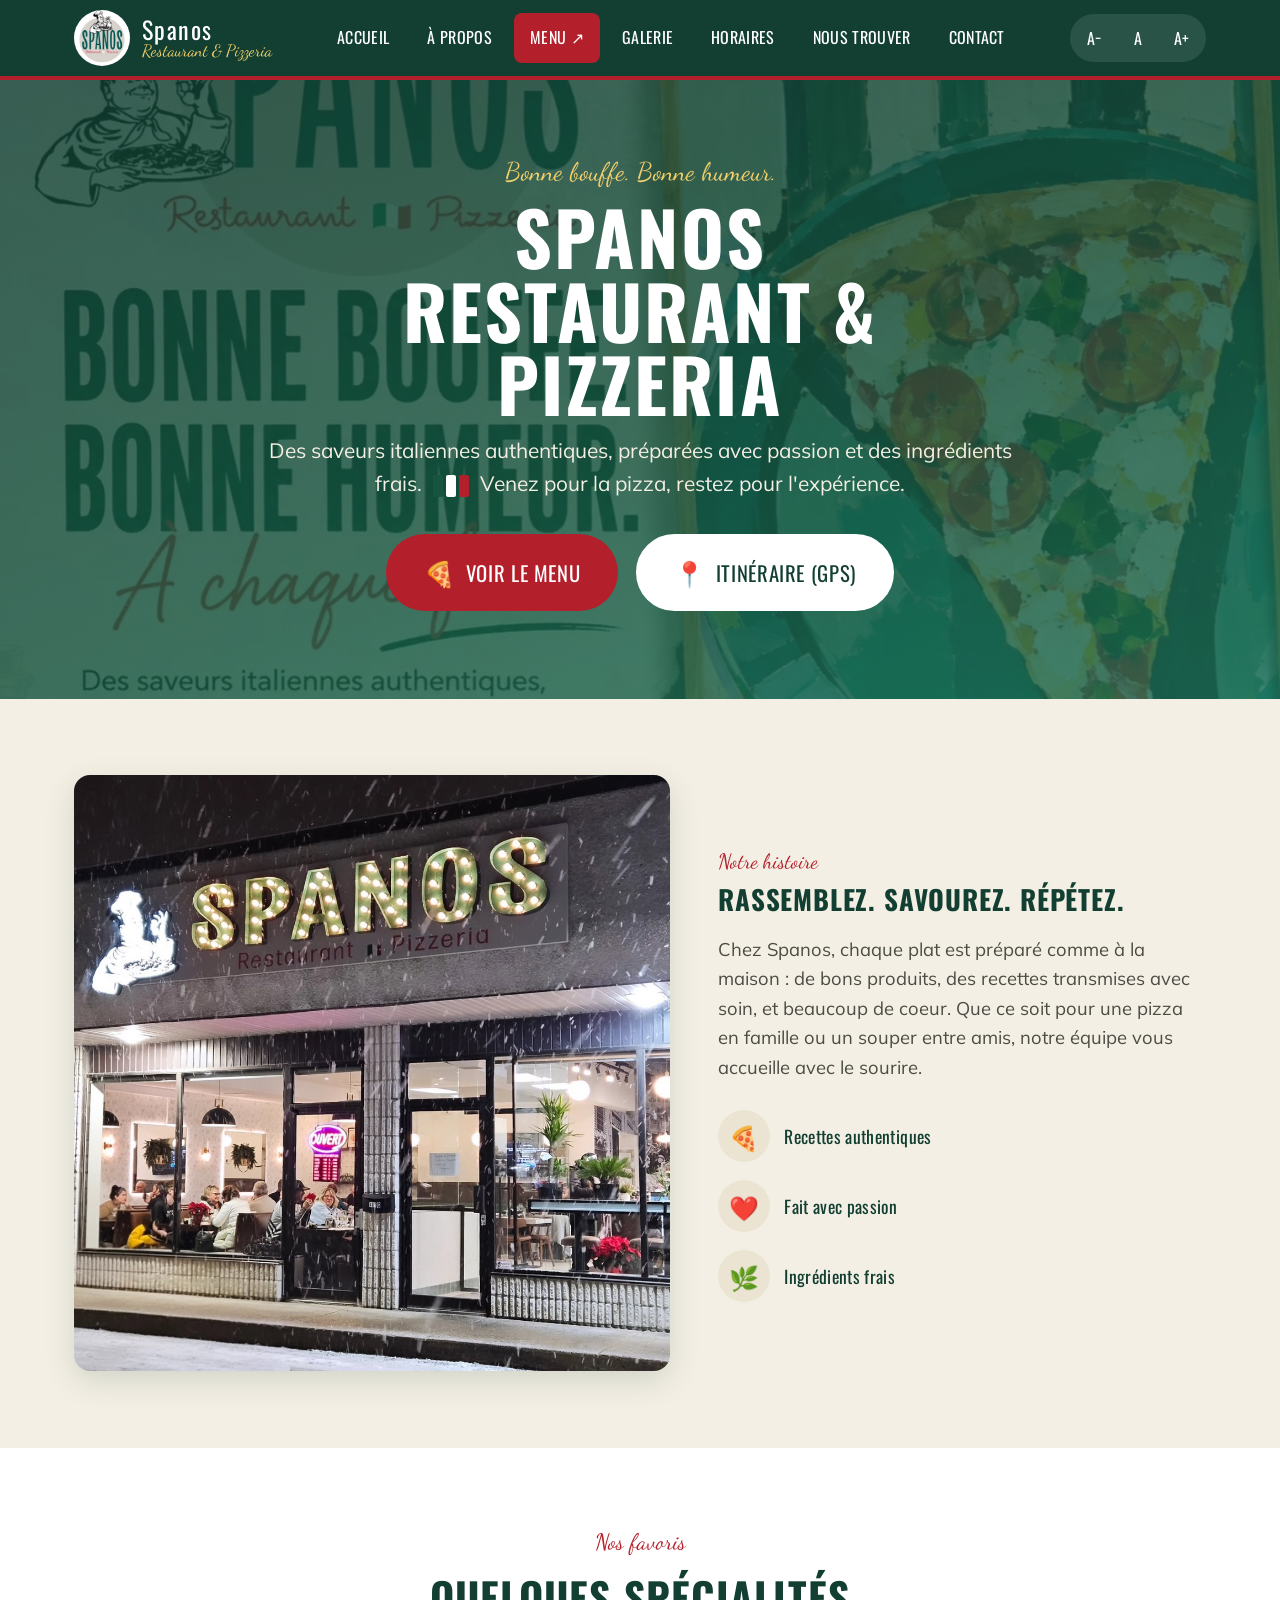
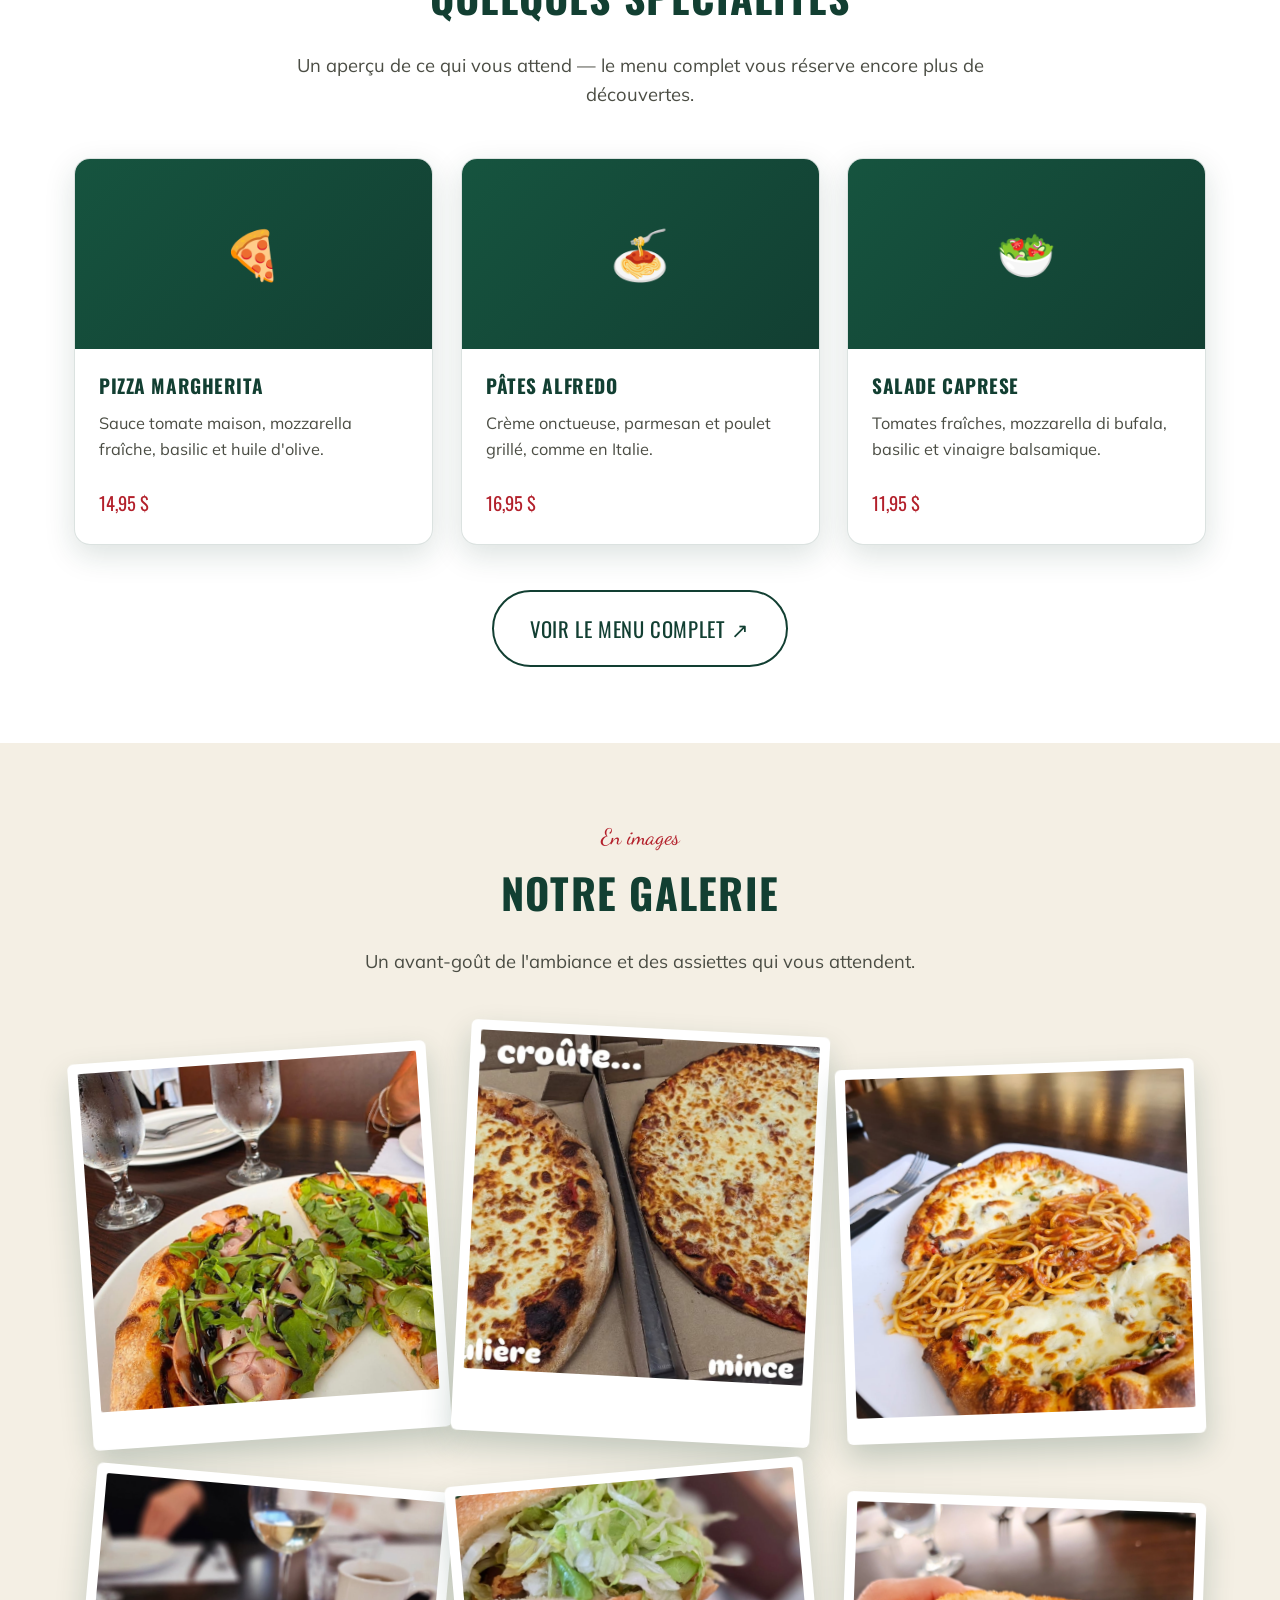
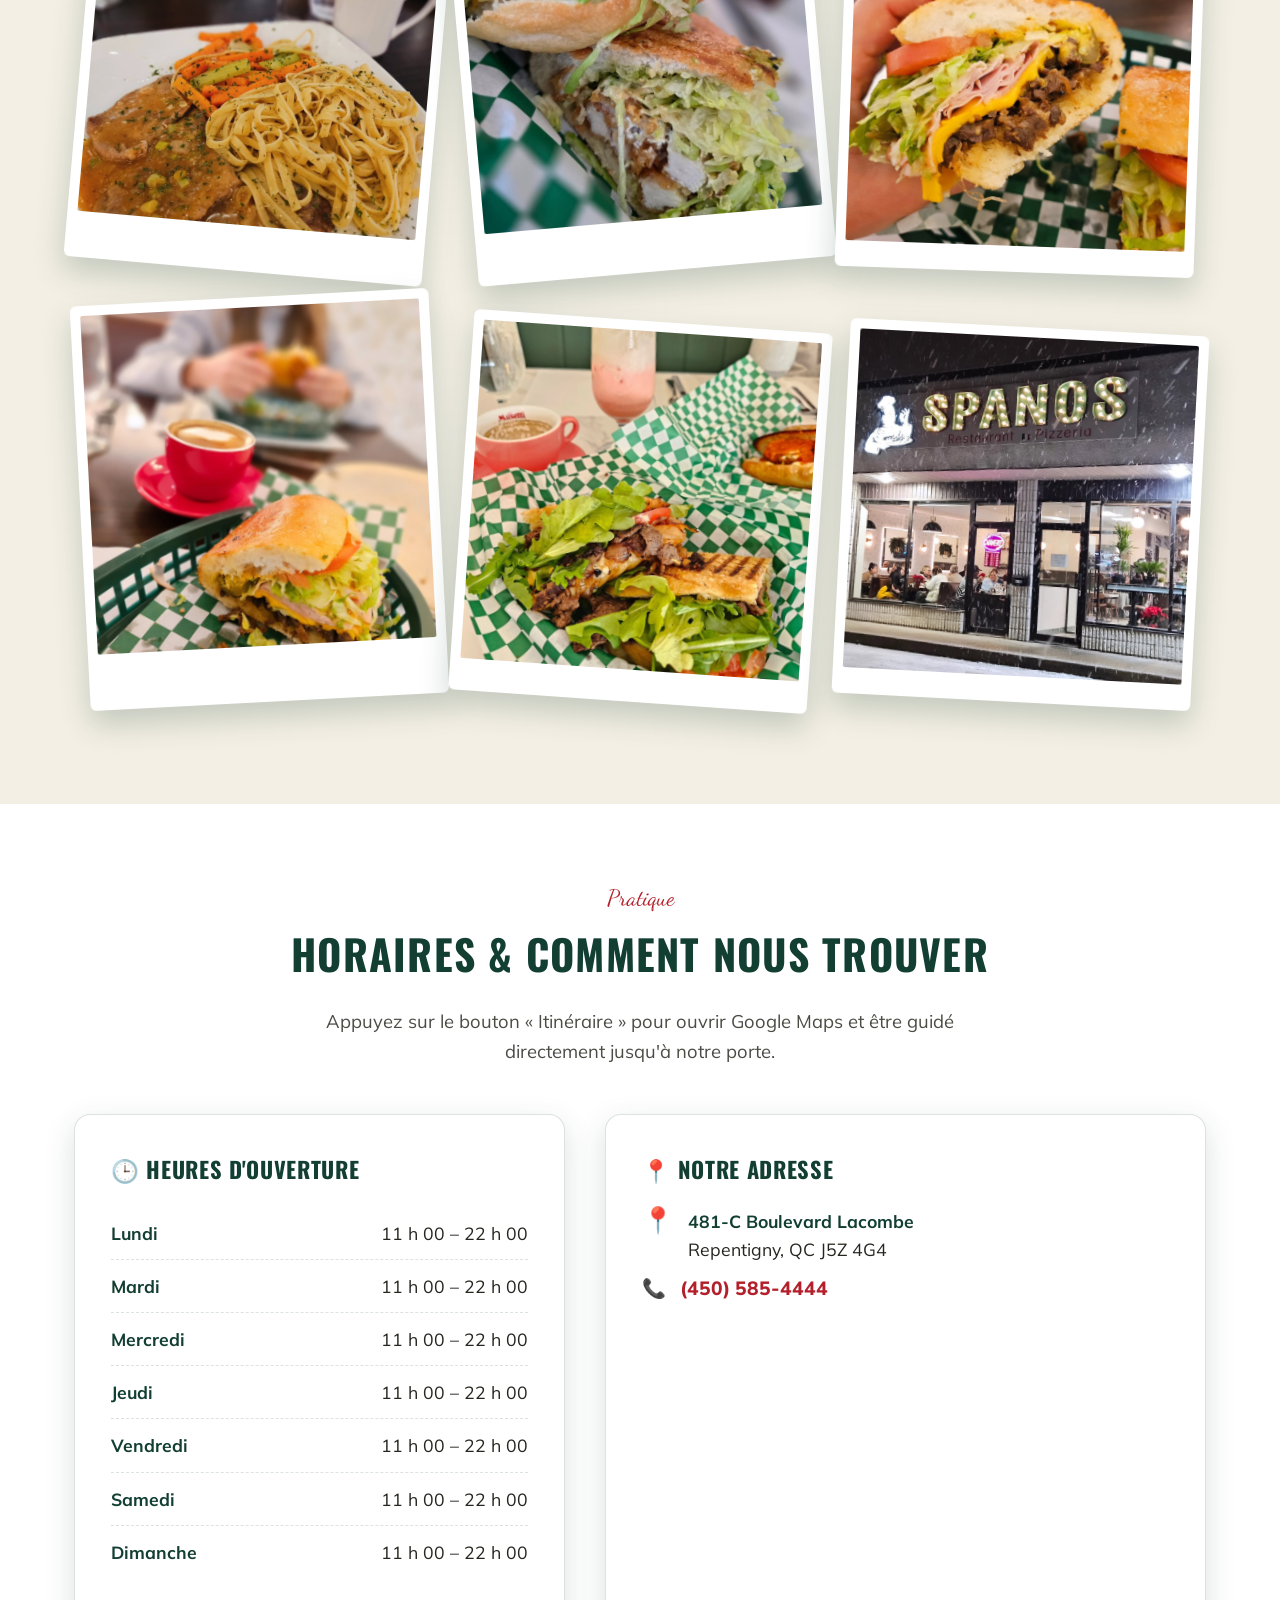
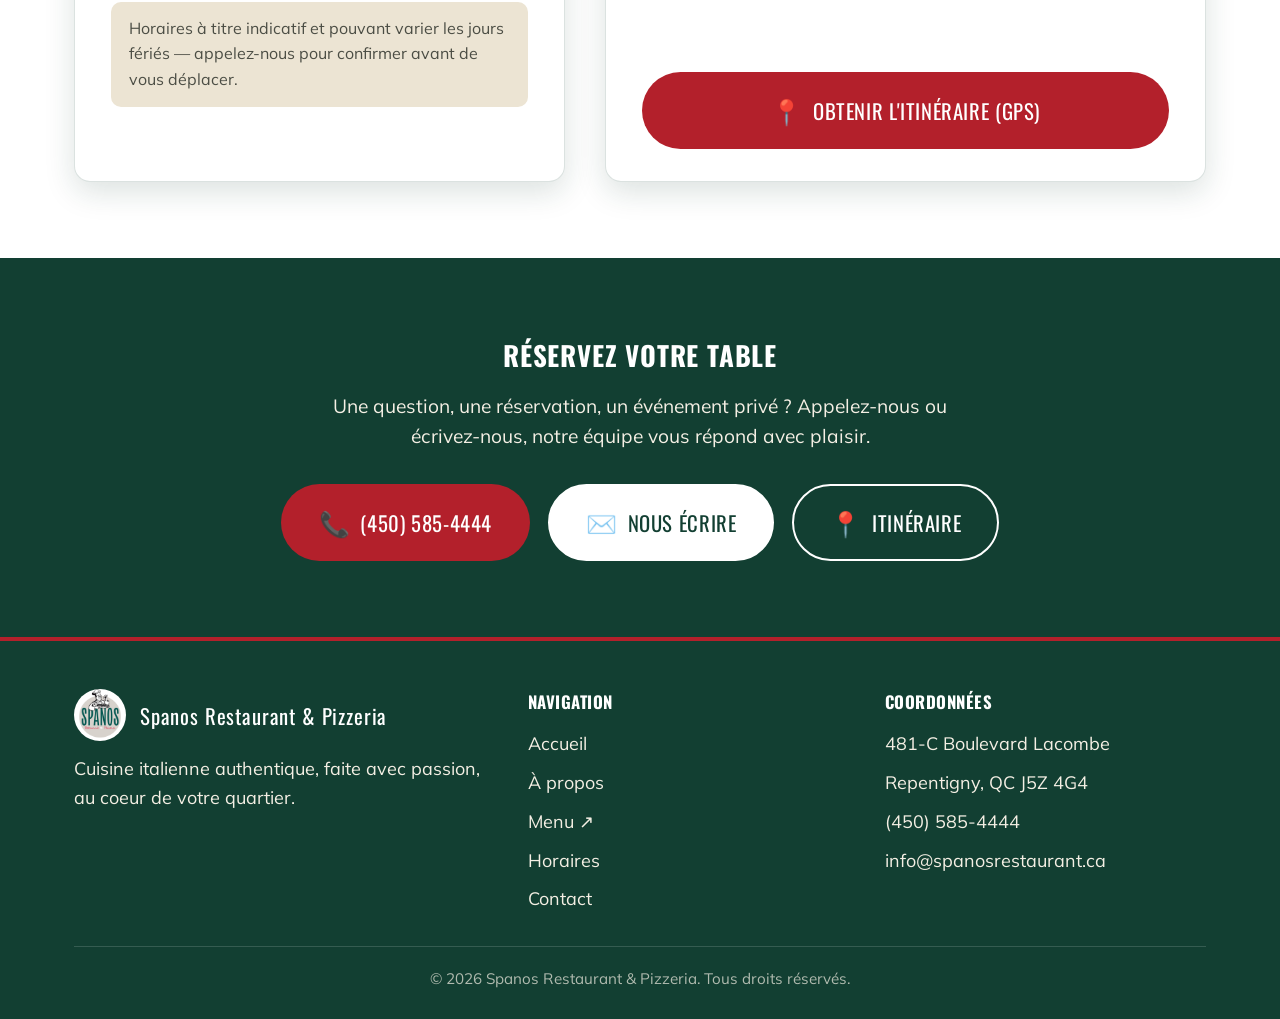
<file: index.html>
<!DOCTYPE html>
<html lang="fr">
<head>
<meta charset="UTF-8" />
<meta name="viewport" content="width=device-width, initial-scale=1, maximum-scale=5" />
<title>Spanos Restaurant Pizzeria — Cuisine italienne authentique</title>
<meta name="description" content="Spanos Restaurant Pizzeria : recettes italiennes authentiques, ingrédients frais, faites avec passion. Consultez le menu et trouvez-nous facilement." />
<link rel="icon" type="image/png" href="images/logo-spanos.png" />
<link rel="preconnect" href="https://fonts.googleapis.com" />
<link rel="preconnect" href="https://fonts.gstatic.com" crossorigin />
<link href="https://fonts.googleapis.com/css2?family=Oswald:wght@500;600;700&family=Mulish:wght@400;600;700;800&family=Dancing+Script:wght@600;700&display=swap" rel="stylesheet" />
<link rel="stylesheet" href="css/style.css" />
</head>
<body>
<a href="#contenu" class="skip-link">Aller au contenu principal</a>

<header class="site-header">
  <div class="header-bar">
    <a href="index.html" class="brand">
      <img src="images/logo-spanos.png" alt="Logo Spanos Restaurant Pizzeria" />
      <span class="brand-text">
        <span class="brand-name">Spanos</span>
        <span class="brand-tagline">Restaurant &amp; Pizzeria</span>
      </span>
    </a>

    <nav class="main-nav" id="mainNav" aria-label="Navigation principale">
      <a href="#accueil">Accueil</a>
      <a href="#apropos">À propos</a>
      <a href="menu.html" class="nav-menu-link" target="_blank" rel="noopener noreferrer">Menu ↗</a>
      <a href="#galerie">Galerie</a>
      <a href="#horaires">Horaires</a>
      <a href="#trouver">Nous trouver</a>
      <a href="#contact">Contact</a>
    </nav>

    <div class="header-actions">
      <div class="text-size-control" role="group" aria-label="Ajuster la taille du texte">
        <button type="button" data-text-size="decrease" aria-label="Diminuer la taille du texte">A−</button>
        <button type="button" data-text-size="reset" aria-label="Taille du texte normale">A</button>
        <button type="button" data-text-size="increase" aria-label="Augmenter la taille du texte">A+</button>
      </div>
      <button class="nav-toggle" id="navToggle" aria-label="Ouvrir le menu de navigation" aria-expanded="false" aria-controls="mainNav">☰</button>
    </div>
  </div>
</header>

<main id="contenu">

  <!-- HERO -->
  <section class="hero" id="accueil">
    <div class="container hero-inner">
      <span class="hero-eyebrow hero-anim" style="--anim-order:0;">Bonne bouffe. Bonne humeur.</span>
      <h1 class="hero-anim" style="--anim-order:1;">Spanos<br />Restaurant &amp; Pizzeria</h1>
      <p class="hero-sub hero-anim" style="--anim-order:2;">
        Des saveurs italiennes authentiques, préparées avec passion et des
        ingrédients frais.
        <span class="hero-flag" aria-hidden="true"><span class="flag-green"></span><span class="flag-white"></span><span class="flag-red"></span></span>
        Venez pour la pizza, restez pour l'expérience.
      </p>
      <div class="hero-actions hero-anim" style="--anim-order:3;">
        <a href="menu.html" target="_blank" rel="noopener noreferrer" class="btn btn-primary btn-lg">
          <span class="btn-icon" aria-hidden="true">🍕</span> Voir le menu
        </a>
        <a href="#" data-gps-link class="btn btn-secondary btn-lg">
          <span class="btn-icon" aria-hidden="true">📍</span> Itinéraire (GPS)
        </a>
      </div>
    </div>
  </section>

  <!-- À PROPOS -->
  <section id="apropos">
    <div class="container about-grid">
      <img class="reveal" src="images/storefront-night.jpg" alt="Façade du restaurant Spanos, enseigne lumineuse, un soir d'hiver" loading="lazy" />
      <div class="about-text reveal-up">
        <span class="kicker" style="font-family:var(--font-script); color:var(--red); font-size:1.3rem; display:block;">Notre histoire</span>
        <h2>Rassemblez. Savourez. Répétez.</h2>
        <p>
          Chez Spanos, chaque plat est préparé comme à la maison : de bons
          produits, des recettes transmises avec soin, et beaucoup de coeur.
          Que ce soit pour une pizza en famille ou un souper entre amis,
          notre équipe vous accueille avec le sourire.
        </p>
        <ul class="feature-list">
          <li><span class="feature-icon" aria-hidden="true">🍕</span> Recettes authentiques</li>
          <li><span class="feature-icon" aria-hidden="true">❤️</span> Fait avec passion</li>
          <li><span class="feature-icon" aria-hidden="true">🌿</span> Ingrédients frais</li>
        </ul>
      </div>
    </div>
  </section>

  <!-- SPÉCIALITÉS -->
  <section class="section-alt">
    <div class="container">
      <div class="section-head">
        <span class="kicker">Nos favoris</span>
        <h2>Quelques spécialités</h2>
        <p>Un aperçu de ce qui vous attend — le menu complet vous réserve encore plus de découvertes.</p>
      </div>
      <div class="dish-grid">
        <article class="dish-card reveal-up tilt-3d">
          <div class="dish-photo" aria-hidden="true">🍕</div>
          <div class="dish-card-body">
            <h3>Pizza Margherita</h3>
            <p>Sauce tomate maison, mozzarella fraîche, basilic et huile d'olive.</p>
            <span class="dish-price">14,95 $</span>
          </div>
        </article>
        <article class="dish-card reveal-up tilt-3d">
          <div class="dish-photo" aria-hidden="true">🍝</div>
          <div class="dish-card-body">
            <h3>Pâtes Alfredo</h3>
            <p>Crème onctueuse, parmesan et poulet grillé, comme en Italie.</p>
            <span class="dish-price">16,95 $</span>
          </div>
        </article>
        <article class="dish-card reveal-up tilt-3d">
          <div class="dish-photo" aria-hidden="true">🥗</div>
          <div class="dish-card-body">
            <h3>Salade Caprese</h3>
            <p>Tomates fraîches, mozzarella di bufala, basilic et vinaigre balsamique.</p>
            <span class="dish-price">11,95 $</span>
          </div>
        </article>
      </div>
      <div class="menu-cta">
        <a href="menu.html" target="_blank" rel="noopener noreferrer" class="btn btn-outline btn-lg">
          Voir le menu complet ↗
        </a>
      </div>
    </div>
  </section>

  <!-- GALERIE -->
  <section id="galerie">
    <div class="container">
      <div class="section-head">
        <span class="kicker">En images</span>
        <h2>Notre galerie</h2>
        <p>Un avant-goût de l'ambiance et des assiettes qui vous attendent.</p>
      </div>
      <div class="gallery-mosaic">
        <figure class="mosaic-item reveal">
          <img src="images/gallery-pizza-prosciutto.jpg" alt="Pizza garnie de prosciutto, roquette fraîche et glaçage balsamique" loading="lazy" />
        </figure>
        <figure class="mosaic-item reveal">
          <img src="images/gallery-croute.jpg" alt="Comparaison de nos croûtes à pizza régulière et mince" loading="lazy" />
        </figure>
        <figure class="mosaic-item reveal">
          <img src="images/gallery-pizzaghetti.jpg" alt="Pizzaghetti : pizza et spaghetti bolognaise combinés" loading="lazy" />
        </figure>
        <figure class="mosaic-item reveal">
          <img src="images/gallery-veau.jpg" alt="Veau à la sauce maison, servi avec fettuccine et légumes" loading="lazy" />
        </figure>
        <figure class="mosaic-item reveal">
          <img src="images/gallery-sandwich.jpg" alt="Sandwich au poulet pané croustillant, laitue fraîche" loading="lazy" />
        </figure>
        <figure class="mosaic-item reveal">
          <img src="images/gallery-sandwich-steak.jpg" alt="Sous-marin combiné, boeuf, jambon, cheddar fondu" loading="lazy" />
        </figure>
        <figure class="mosaic-item reveal">
          <img src="images/gallery-sandwich-cafe.jpg" alt="Panini servi avec un café, à la table" loading="lazy" />
        </figure>
        <figure class="mosaic-item reveal">
          <img src="images/gallery-sandwich-panini.jpg" alt="Panini grillé au boeuf et roquette, table à carreaux" loading="lazy" />
        </figure>
        <figure class="mosaic-item reveal">
          <img src="images/storefront-night.jpg" alt="Devanture du restaurant Spanos, un soir de neige" loading="lazy" />
        </figure>
      </div>
    </div>
  </section>

  <!-- HORAIRES + LOCALISATION -->
  <section class="section-alt" id="horaires">
    <div class="container">
      <div class="section-head">
        <span class="kicker">Pratique</span>
        <h2>Horaires &amp; comment nous trouver</h2>
        <p>Appuyez sur le bouton « Itinéraire » pour ouvrir Google Maps et être guidé directement jusqu'à notre porte.</p>
      </div>

      <div class="info-grid" id="trouver">
        <div class="hours-card reveal-up">
          <h3>🕒 Heures d'ouverture</h3>
          <ul class="hours-list" data-hours-list>
            <!-- Rempli automatiquement par script.js -->
          </ul>
          <p class="hours-note">Horaires à titre indicatif et pouvant varier les jours fériés — appelez-nous pour confirmer avant de vous déplacer.</p>
        </div>

        <div class="map-card reveal-up">
          <div class="map-card-body">
            <h3>📍 Notre adresse</h3>
            <div class="address-block">
              <span class="pin" aria-hidden="true">📍</span>
              <span>
                <strong data-address-line1>—</strong><br />
                <span data-address-line2>—</span>
              </span>
            </div>
            <div class="contact-line">
              <span aria-hidden="true">📞</span>
              <a href="#" data-phone-link><span data-phone-display>—</span></a>
            </div>
          </div>
          <iframe
            data-map-embed
            title="Carte — Spanos Restaurant Pizzeria"
            class="map-embed"
            loading="lazy"
            referrerpolicy="no-referrer-when-downgrade">
          </iframe>
          <div class="map-actions">
            <a href="#" data-gps-link class="btn btn-primary btn-block btn-lg">
              <span class="btn-icon" aria-hidden="true">📍</span> Obtenir l'itinéraire (GPS)
            </a>
          </div>
        </div>
      </div>
    </div>
  </section>

  <!-- CONTACT -->
  <section class="contact-band" id="contact">
    <div class="container reveal-up">
      <h2>Réservez votre table</h2>
      <p>Une question, une réservation, un événement privé ? Appelez-nous ou écrivez-nous, notre équipe vous répond avec plaisir.</p>
      <div class="contact-actions">
        <a href="#" data-phone-link class="btn btn-primary btn-lg">
          <span class="btn-icon" aria-hidden="true">📞</span> <span data-phone-display>—</span>
        </a>
        <a href="#" data-email-link class="btn btn-secondary btn-lg">
          <span class="btn-icon" aria-hidden="true">✉️</span> Nous écrire
        </a>
        <a href="#" data-gps-link class="btn btn-outline btn-lg" style="border-color:#fff; color:#fff;">
          <span class="btn-icon" aria-hidden="true">📍</span> Itinéraire
        </a>
      </div>
    </div>
  </section>

</main>

<footer class="site-footer">
  <div class="container">
    <div class="footer-grid">
      <div>
        <div class="footer-brand">
          <img src="images/logo-spanos.png" alt="Logo Spanos" />
          <span>Spanos Restaurant &amp; Pizzeria</span>
        </div>
        <p>Cuisine italienne authentique, faite avec passion, au coeur de votre quartier.</p>
      </div>
      <div class="footer-col">
        <h4>Navigation</h4>
        <ul>
          <li><a href="#accueil">Accueil</a></li>
          <li><a href="#apropos">À propos</a></li>
          <li><a href="menu.html" target="_blank" rel="noopener noreferrer">Menu ↗</a></li>
          <li><a href="#horaires">Horaires</a></li>
          <li><a href="#contact">Contact</a></li>
        </ul>
      </div>
      <div class="footer-col">
        <h4>Coordonnées</h4>
        <ul>
          <li><span data-address-line1>—</span></li>
          <li><span data-address-line2>—</span></li>
          <li><a href="#" data-phone-link><span data-phone-display>—</span></a></li>
          <li><a href="#" data-email-link><span data-email-display>—</span></a></li>
        </ul>
      </div>
    </div>
    <div class="footer-bottom">
      &copy; <span data-year>2026</span> Spanos Restaurant &amp; Pizzeria. Tous droits réservés.
    </div>
  </div>
</footer>

<button class="back-to-top" aria-label="Retour en haut de la page">↑</button>

<nav class="mobile-quick-bar" aria-label="Accès rapide">
  <a href="#" data-gps-link>📍 Itinéraire</a>
  <a href="menu.html" target="_blank" rel="noopener noreferrer" class="primary">🍕 Menu</a>
  <a href="#" data-phone-link>📞 Appeler</a>
</nav>

<script src="js/script.js"></script>
</body>
</html>
</file>
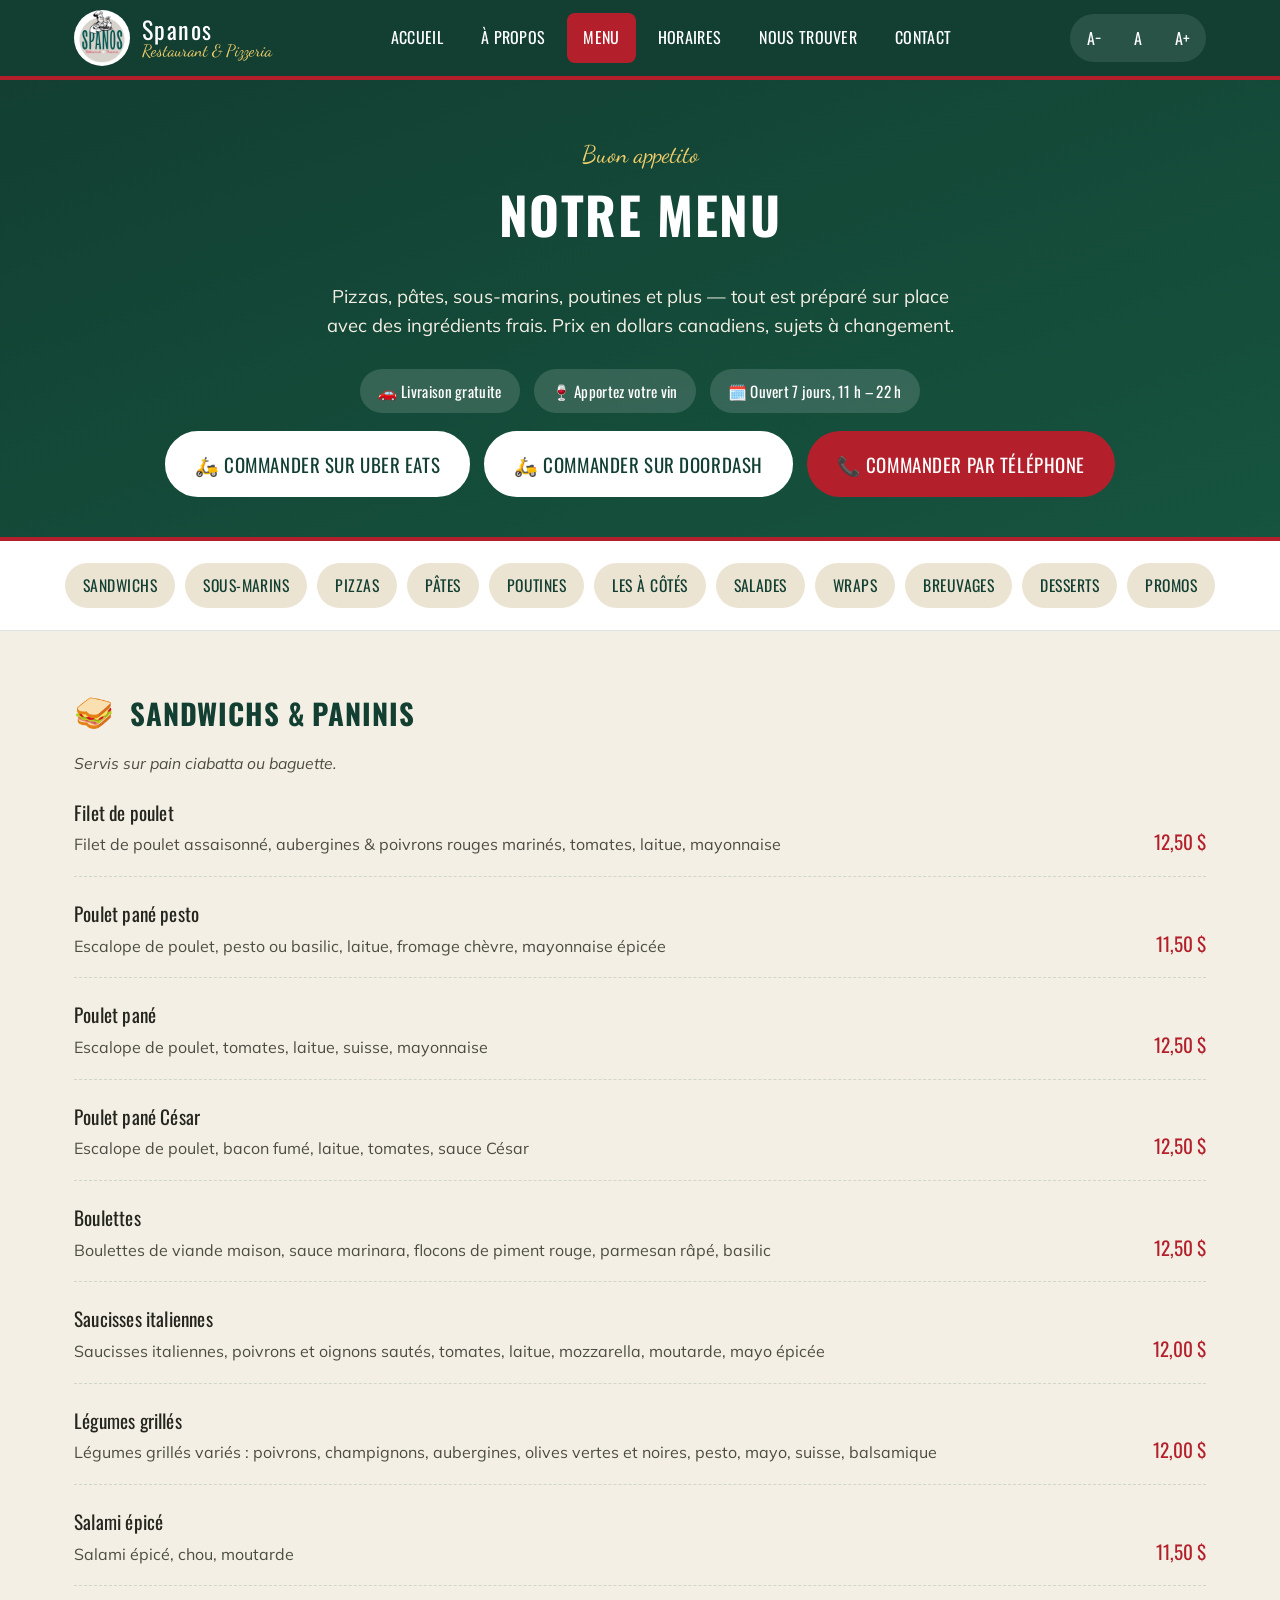
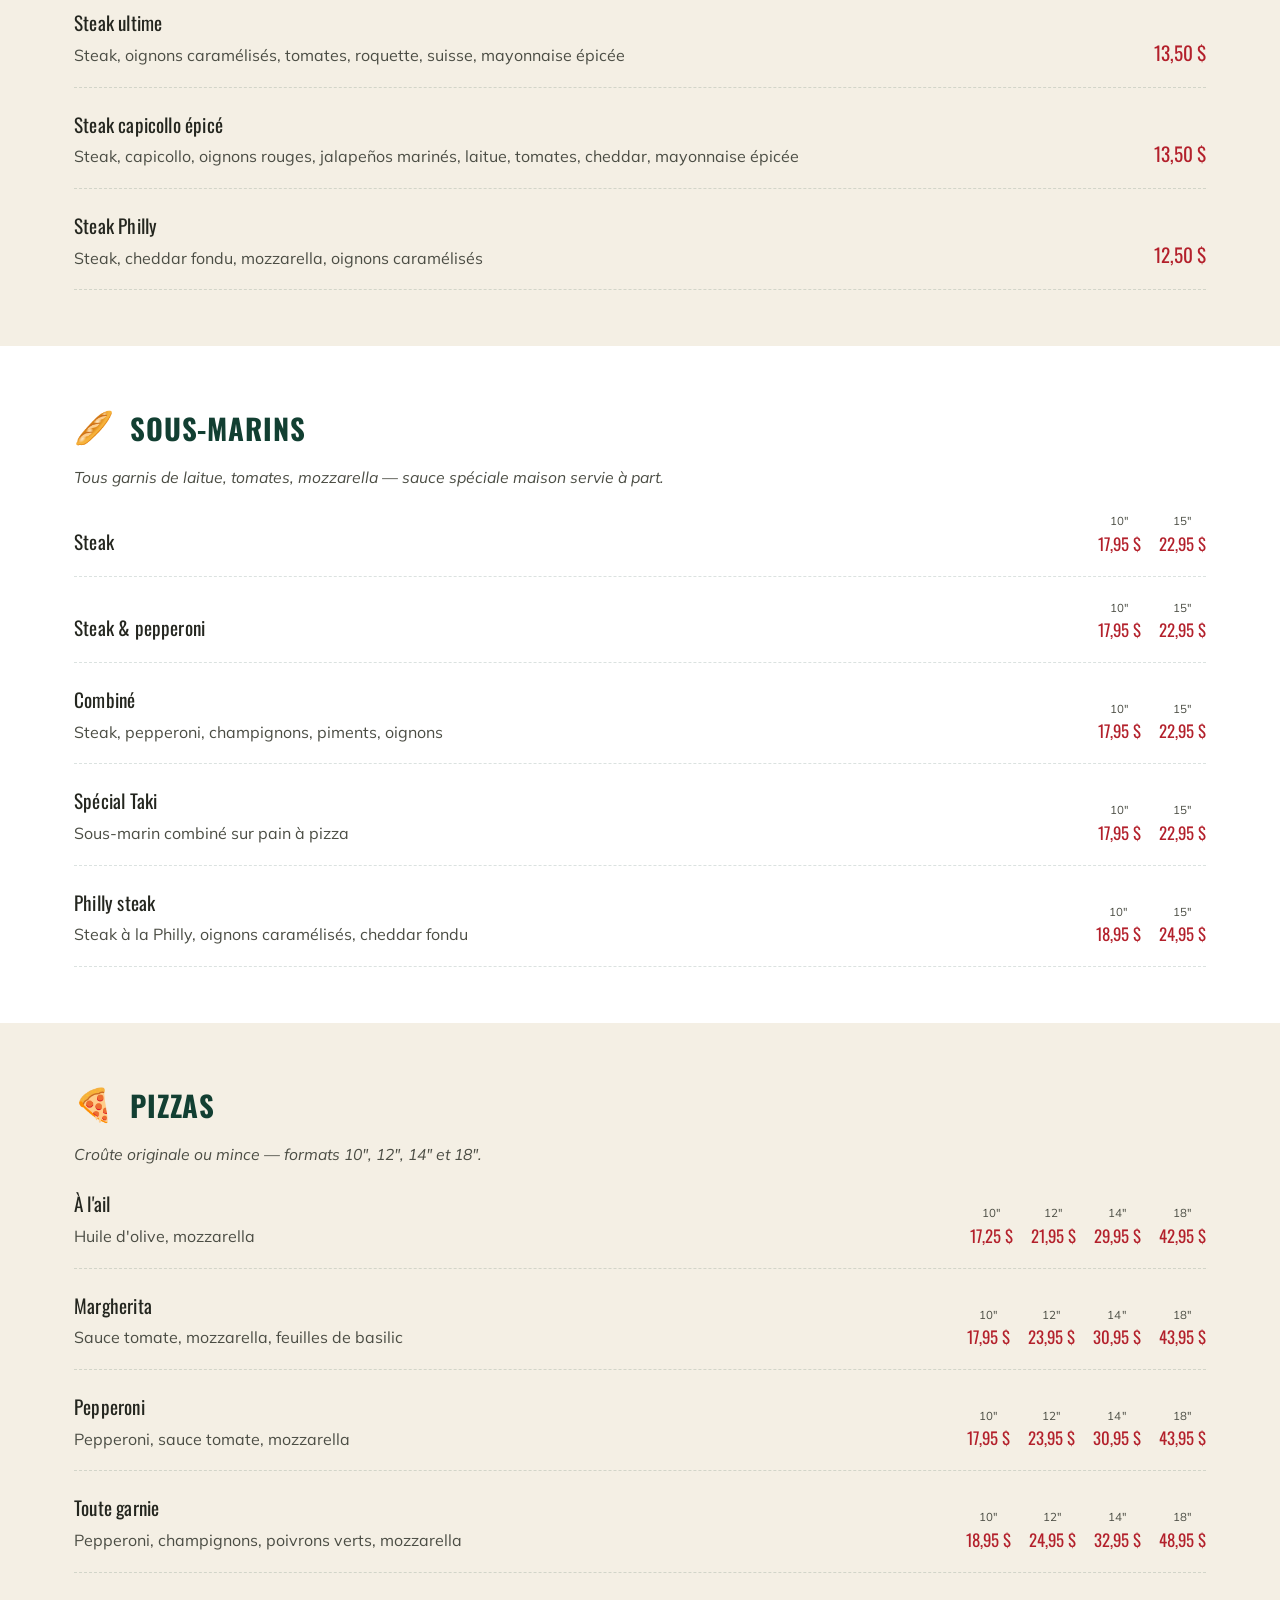
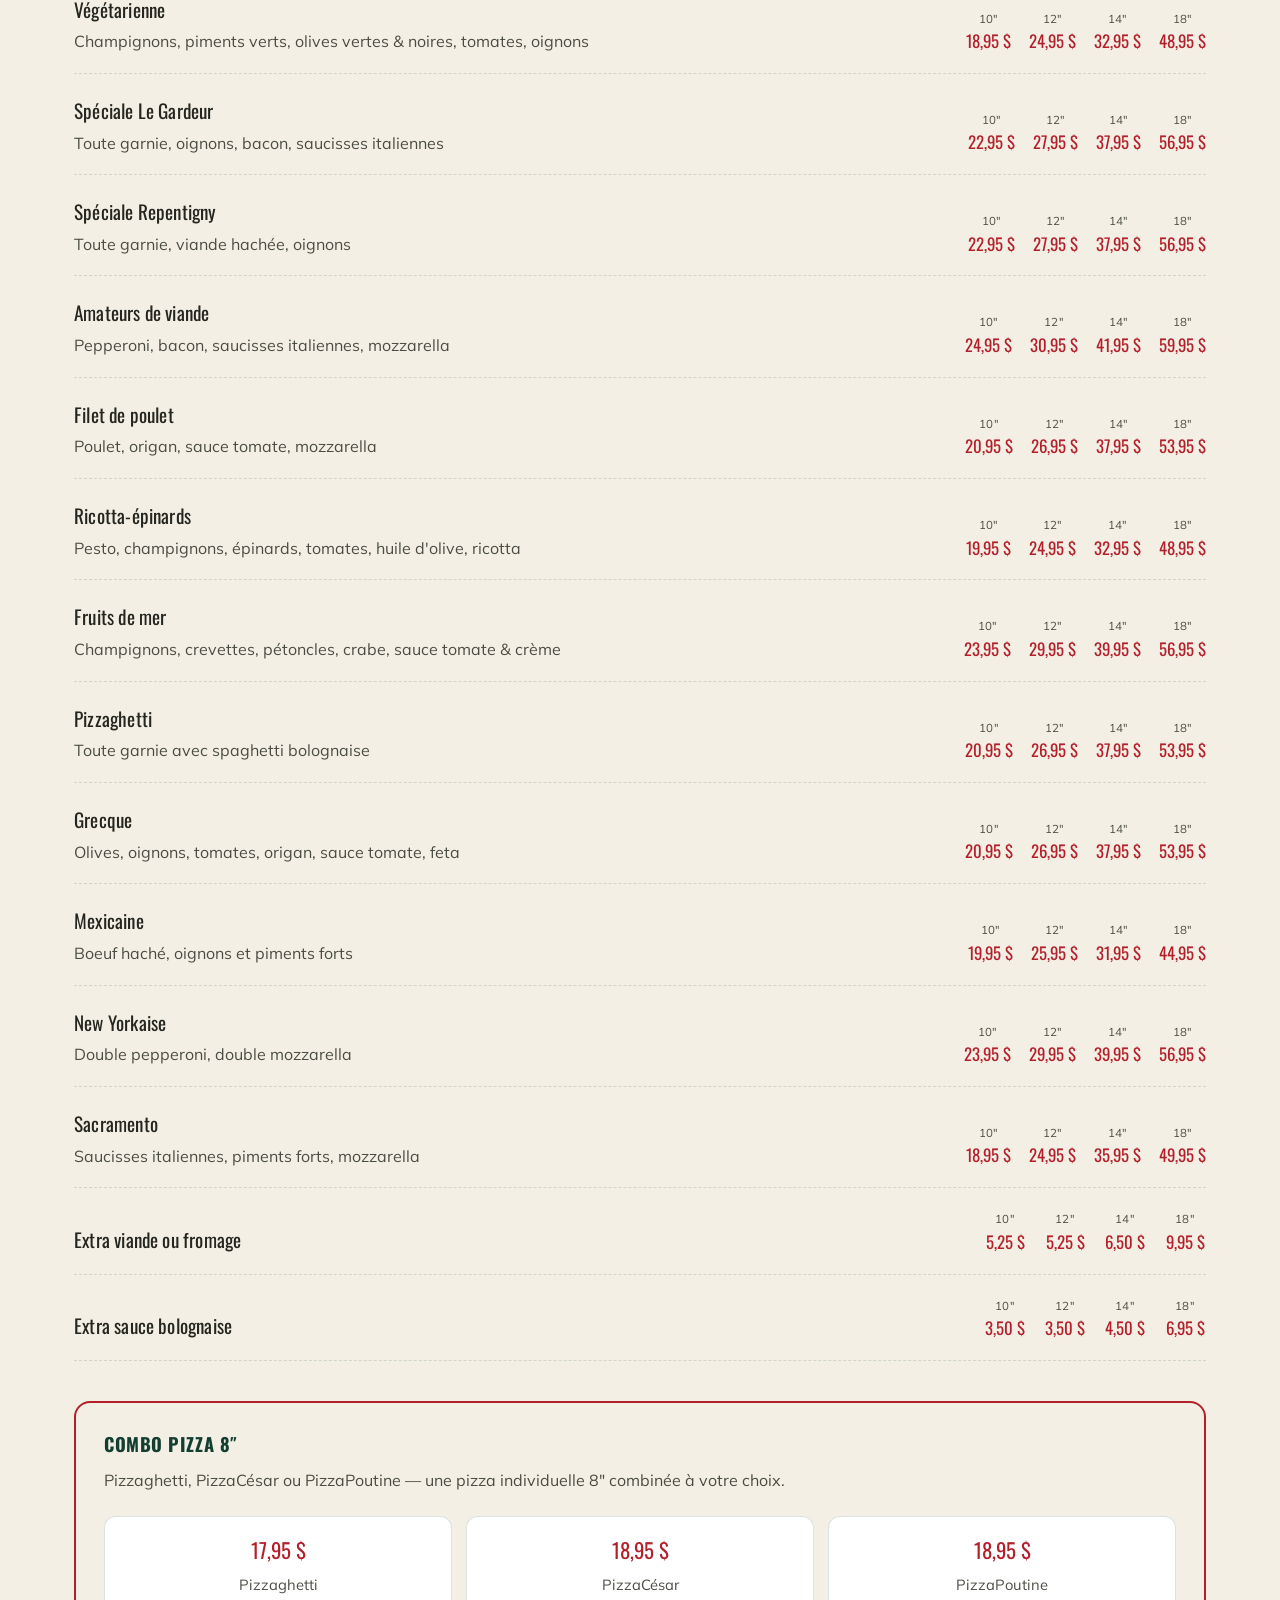
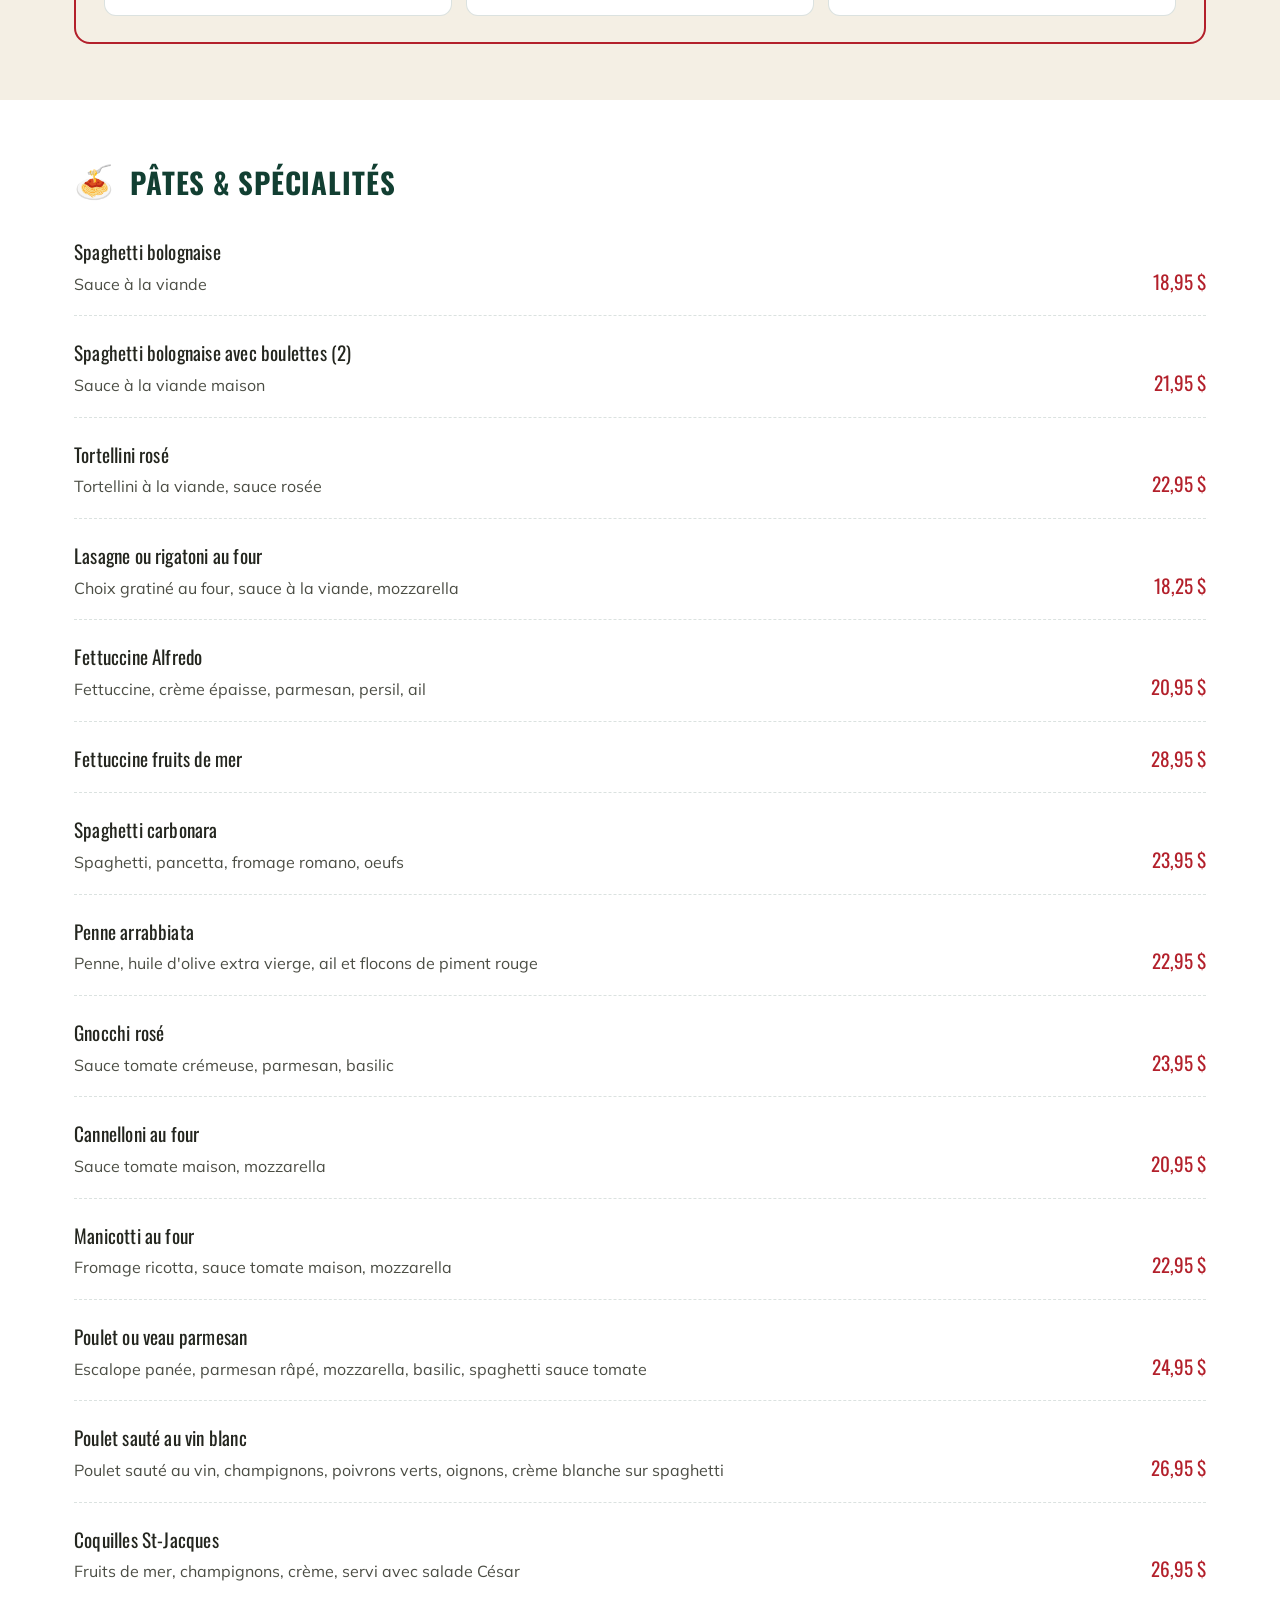
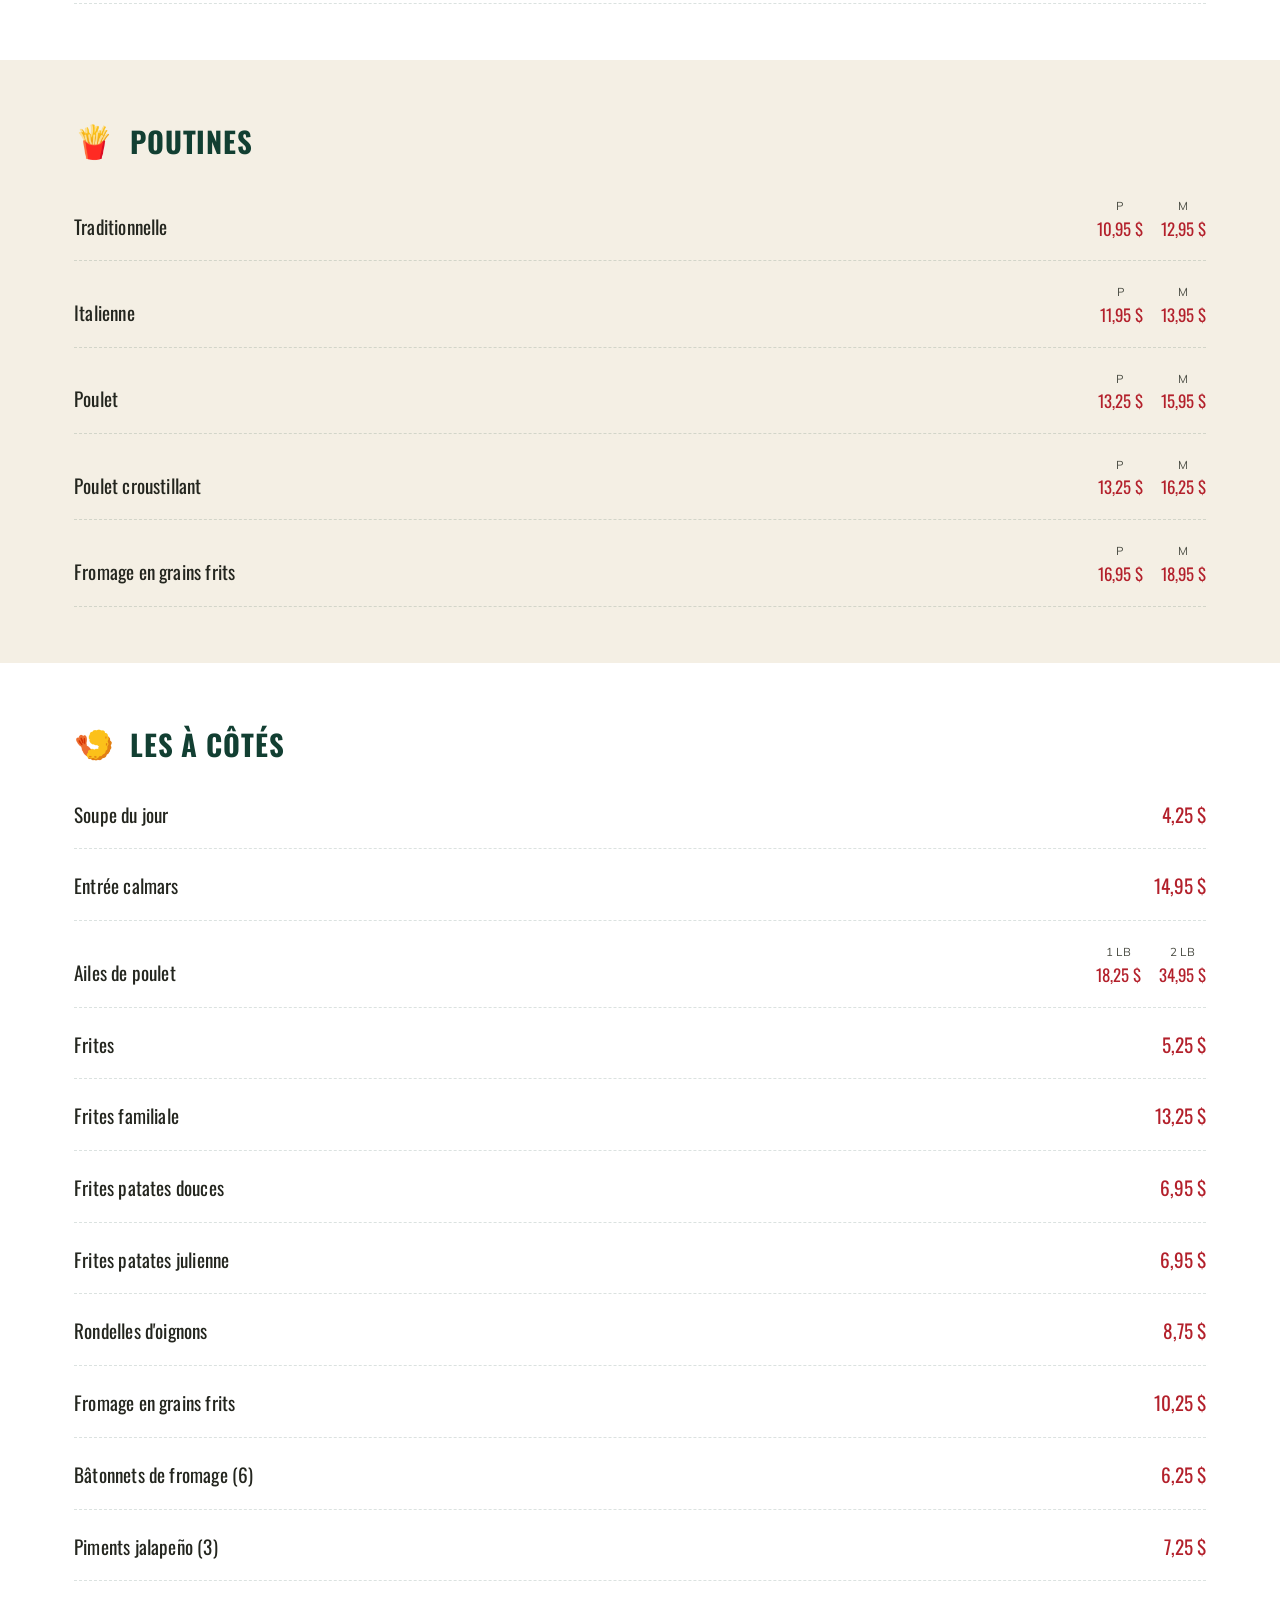
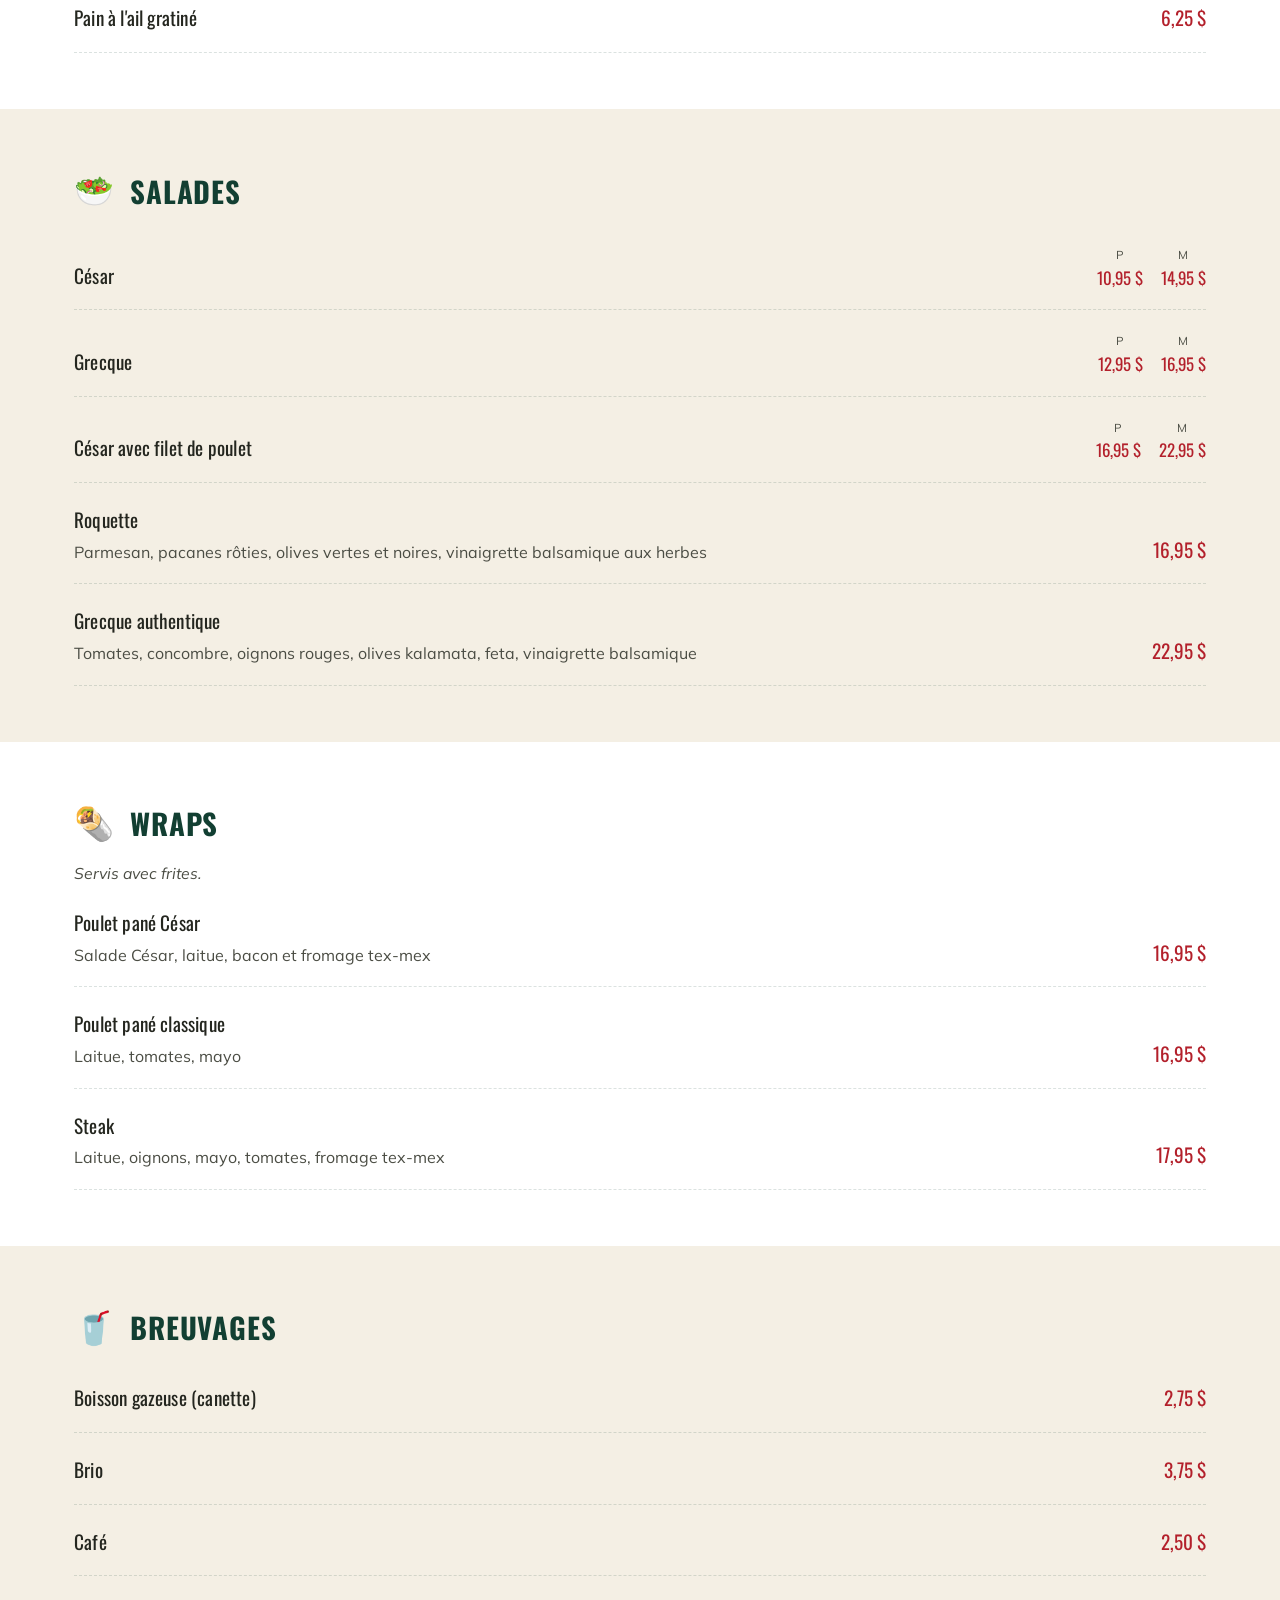
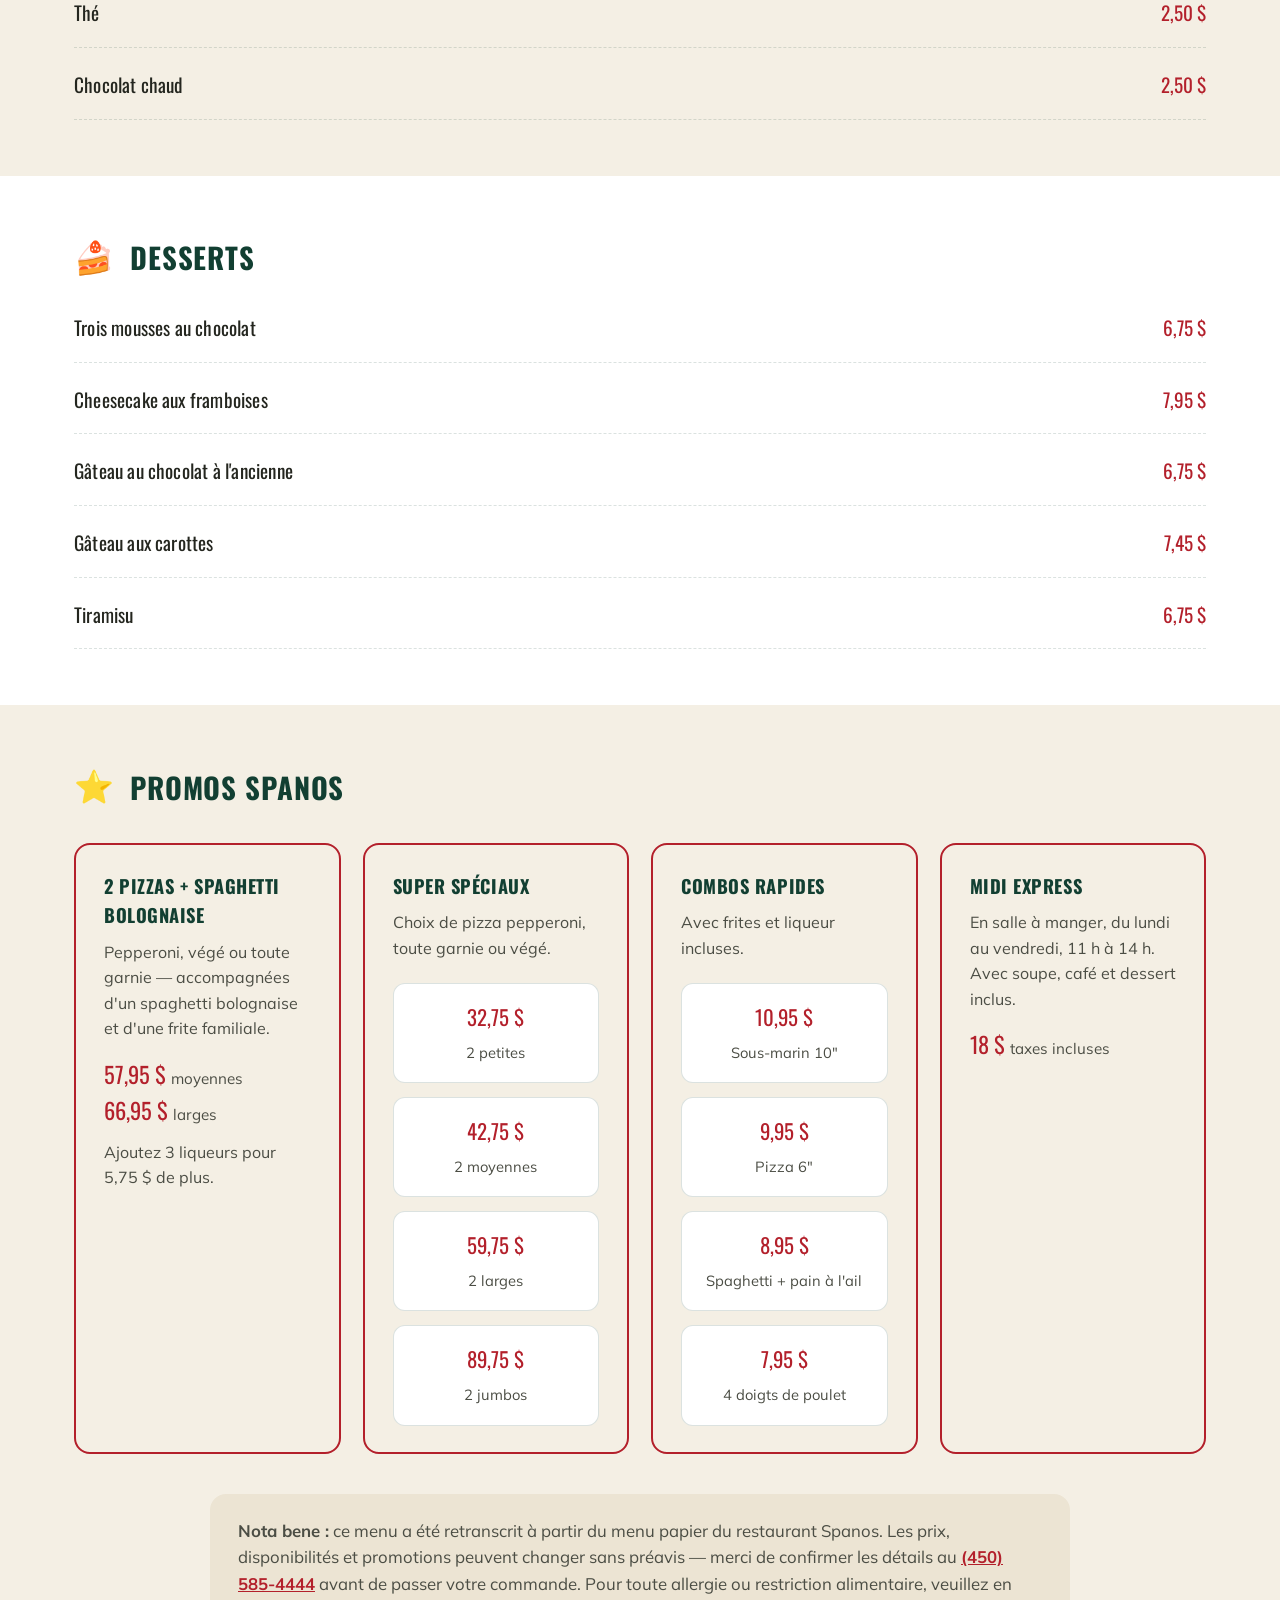
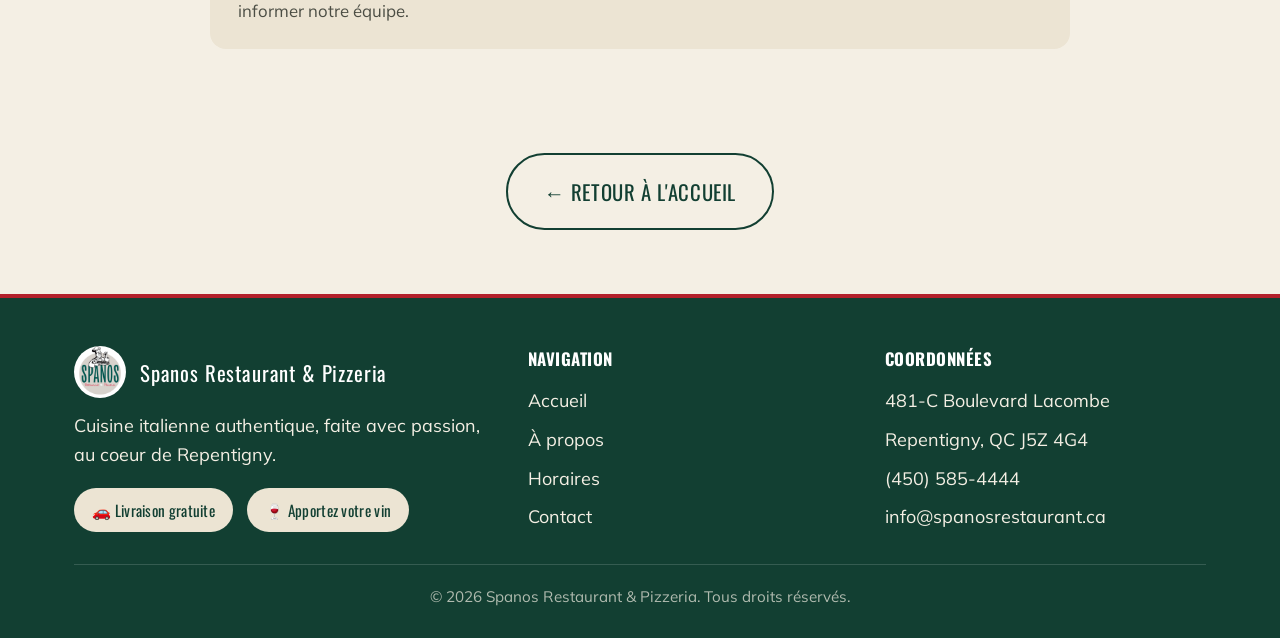
<file: menu.html>
<!DOCTYPE html>
<html lang="fr">
<head>
<meta charset="UTF-8" />
<meta name="viewport" content="width=device-width, initial-scale=1, maximum-scale=5" />
<title>Menu — Spanos Restaurant Pizzeria</title>
<meta name="description" content="Menu complet de Spanos Restaurant Pizzeria à Repentigny : sandwichs, sous-marins, pizzas, pâtes, poutines, salades et plus. Livraison gratuite." />
<link rel="icon" type="image/png" href="images/logo-spanos.png" />
<link rel="preconnect" href="https://fonts.googleapis.com" />
<link rel="preconnect" href="https://fonts.gstatic.com" crossorigin />
<link href="https://fonts.googleapis.com/css2?family=Oswald:wght@500;600;700&family=Mulish:wght@400;600;700;800&family=Dancing+Script:wght@600;700&display=swap" rel="stylesheet" />
<link rel="stylesheet" href="css/style.css" />
</head>
<body>
<a href="#contenu" class="skip-link">Aller au contenu principal</a>

<header class="site-header">
  <div class="header-bar">
    <a href="index.html" class="brand">
      <img src="images/logo-spanos.png" alt="Logo Spanos Restaurant Pizzeria" />
      <span class="brand-text">
        <span class="brand-name">Spanos</span>
        <span class="brand-tagline">Restaurant &amp; Pizzeria</span>
      </span>
    </a>

    <nav class="main-nav" id="mainNav" aria-label="Navigation principale">
      <a href="index.html">Accueil</a>
      <a href="index.html#apropos">À propos</a>
      <a href="menu.html" class="nav-menu-link" aria-current="page">Menu</a>
      <a href="index.html#horaires">Horaires</a>
      <a href="index.html#trouver">Nous trouver</a>
      <a href="index.html#contact">Contact</a>
    </nav>

    <div class="header-actions">
      <div class="text-size-control" role="group" aria-label="Ajuster la taille du texte">
        <button type="button" data-text-size="decrease" aria-label="Diminuer la taille du texte">A−</button>
        <button type="button" data-text-size="reset" aria-label="Taille du texte normale">A</button>
        <button type="button" data-text-size="increase" aria-label="Augmenter la taille du texte">A+</button>
      </div>
      <button class="nav-toggle" id="navToggle" aria-label="Ouvrir le menu de navigation" aria-expanded="false" aria-controls="mainNav">☰</button>
    </div>
  </div>
</header>

<main id="contenu">

  <section class="menu-hero">
    <div class="container">
      <span class="kicker">Buon appetito</span>
      <h1>Notre menu</h1>
      <p>Pizzas, pâtes, sous-marins, poutines et plus — tout est préparé sur place avec des ingrédients frais. Prix en dollars canadiens, sujets à changement.</p>
      <div class="perks-strip" aria-label="Avantages">
        <span>🚗 Livraison gratuite</span>
        <span>🍷 Apportez votre vin</span>
        <span>🗓️ Ouvert 7 jours, 11 h – 22 h</span>
      </div>
      <div class="order-online">
        <a href="#" data-order-ubereats class="btn btn-secondary">🛵 Commander sur Uber Eats</a>
        <a href="#" data-order-doordash class="btn btn-secondary">🛵 Commander sur DoorDash</a>
        <a href="#" data-phone-link class="btn btn-primary">📞 Commander par téléphone</a>
      </div>
    </div>
  </section>

  <nav class="menu-jump" aria-label="Aller à une section du menu">
    <a href="#sandwichs">Sandwichs</a>
    <a href="#sous-marins">Sous-marins</a>
    <a href="#pizzas">Pizzas</a>
    <a href="#pates">Pâtes</a>
    <a href="#poutines">Poutines</a>
    <a href="#a-cotes">Les à côtés</a>
    <a href="#salades">Salades</a>
    <a href="#wraps">Wraps</a>
    <a href="#breuvages">Breuvages</a>
    <a href="#desserts">Desserts</a>
    <a href="#promos">Promos</a>
  </nav>

  <!-- SANDWICHS / PANINIS -->
  <section class="menu-section" id="sandwichs">
    <div class="container">
      <div class="menu-section-title">
        <span class="icon" aria-hidden="true">🥪</span>
        <h2>Sandwichs &amp; Paninis</h2>
      </div>
      <p class="menu-section-sub">Servis sur pain ciabatta ou baguette.</p>
      <div class="menu-items">
        <div class="menu-item">
          <span class="menu-item-name">Filet de poulet
            <span class="menu-item-desc">Filet de poulet assaisonné, aubergines &amp; poivrons rouges marinés, tomates, laitue, mayonnaise</span>
          </span>
          <span class="menu-item-price">12,50 $</span>
        </div>
        <div class="menu-item">
          <span class="menu-item-name">Poulet pané pesto
            <span class="menu-item-desc">Escalope de poulet, pesto ou basilic, laitue, fromage chèvre, mayonnaise épicée</span>
          </span>
          <span class="menu-item-price">11,50 $</span>
        </div>
        <div class="menu-item">
          <span class="menu-item-name">Poulet pané
            <span class="menu-item-desc">Escalope de poulet, tomates, laitue, suisse, mayonnaise</span>
          </span>
          <span class="menu-item-price">12,50 $</span>
        </div>
        <div class="menu-item">
          <span class="menu-item-name">Poulet pané César
            <span class="menu-item-desc">Escalope de poulet, bacon fumé, laitue, tomates, sauce César</span>
          </span>
          <span class="menu-item-price">12,50 $</span>
        </div>
        <div class="menu-item">
          <span class="menu-item-name">Boulettes
            <span class="menu-item-desc">Boulettes de viande maison, sauce marinara, flocons de piment rouge, parmesan râpé, basilic</span>
          </span>
          <span class="menu-item-price">12,50 $</span>
        </div>
        <div class="menu-item">
          <span class="menu-item-name">Saucisses italiennes
            <span class="menu-item-desc">Saucisses italiennes, poivrons et oignons sautés, tomates, laitue, mozzarella, moutarde, mayo épicée</span>
          </span>
          <span class="menu-item-price">12,00 $</span>
        </div>
        <div class="menu-item">
          <span class="menu-item-name">Légumes grillés
            <span class="menu-item-desc">Légumes grillés variés : poivrons, champignons, aubergines, olives vertes et noires, pesto, mayo, suisse, balsamique</span>
          </span>
          <span class="menu-item-price">12,00 $</span>
        </div>
        <div class="menu-item">
          <span class="menu-item-name">Salami épicé
            <span class="menu-item-desc">Salami épicé, chou, moutarde</span>
          </span>
          <span class="menu-item-price">11,50 $</span>
        </div>
        <div class="menu-item">
          <span class="menu-item-name">Steak ultime
            <span class="menu-item-desc">Steak, oignons caramélisés, tomates, roquette, suisse, mayonnaise épicée</span>
          </span>
          <span class="menu-item-price">13,50 $</span>
        </div>
        <div class="menu-item">
          <span class="menu-item-name">Steak capicollo épicé
            <span class="menu-item-desc">Steak, capicollo, oignons rouges, jalapeños marinés, laitue, tomates, cheddar, mayonnaise épicée</span>
          </span>
          <span class="menu-item-price">13,50 $</span>
        </div>
        <div class="menu-item">
          <span class="menu-item-name">Steak Philly
            <span class="menu-item-desc">Steak, cheddar fondu, mozzarella, oignons caramélisés</span>
          </span>
          <span class="menu-item-price">12,50 $</span>
        </div>
      </div>
    </div>
  </section>

  <!-- SOUS-MARINS -->
  <section class="menu-section" id="sous-marins">
    <div class="container">
      <div class="menu-section-title">
        <span class="icon" aria-hidden="true">🥖</span>
        <h2>Sous-marins</h2>
      </div>
      <p class="menu-section-sub">Tous garnis de laitue, tomates, mozzarella — sauce spéciale maison servie à part.</p>
      <div class="menu-items">
        <div class="menu-item">
          <span class="menu-item-name">Steak</span>
          <span class="menu-item-sizes">
            <span class="size"><span class="size-label">10&Prime;</span><span class="size-price">17,95 $</span></span>
            <span class="size"><span class="size-label">15&Prime;</span><span class="size-price">22,95 $</span></span>
          </span>
        </div>
        <div class="menu-item">
          <span class="menu-item-name">Steak &amp; pepperoni</span>
          <span class="menu-item-sizes">
            <span class="size"><span class="size-label">10&Prime;</span><span class="size-price">17,95 $</span></span>
            <span class="size"><span class="size-label">15&Prime;</span><span class="size-price">22,95 $</span></span>
          </span>
        </div>
        <div class="menu-item">
          <span class="menu-item-name">Combiné
            <span class="menu-item-desc">Steak, pepperoni, champignons, piments, oignons</span>
          </span>
          <span class="menu-item-sizes">
            <span class="size"><span class="size-label">10&Prime;</span><span class="size-price">17,95 $</span></span>
            <span class="size"><span class="size-label">15&Prime;</span><span class="size-price">22,95 $</span></span>
          </span>
        </div>
        <div class="menu-item">
          <span class="menu-item-name">Spécial Taki
            <span class="menu-item-desc">Sous-marin combiné sur pain à pizza</span>
          </span>
          <span class="menu-item-sizes">
            <span class="size"><span class="size-label">10&Prime;</span><span class="size-price">17,95 $</span></span>
            <span class="size"><span class="size-label">15&Prime;</span><span class="size-price">22,95 $</span></span>
          </span>
        </div>
        <div class="menu-item">
          <span class="menu-item-name">Philly steak
            <span class="menu-item-desc">Steak à la Philly, oignons caramélisés, cheddar fondu</span>
          </span>
          <span class="menu-item-sizes">
            <span class="size"><span class="size-label">10&Prime;</span><span class="size-price">18,95 $</span></span>
            <span class="size"><span class="size-label">15&Prime;</span><span class="size-price">24,95 $</span></span>
          </span>
        </div>
      </div>
    </div>
  </section>

  <!-- PIZZAS -->
  <section class="menu-section" id="pizzas">
    <div class="container">
      <div class="menu-section-title">
        <span class="icon" aria-hidden="true">🍕</span>
        <h2>Pizzas</h2>
      </div>
      <p class="menu-section-sub">Croûte originale ou mince — formats 10&Prime;, 12&Prime;, 14&Prime; et 18&Prime;.</p>
      <div class="menu-items">
        <div class="menu-item">
          <span class="menu-item-name">À l'ail
            <span class="menu-item-desc">Huile d'olive, mozzarella</span>
          </span>
          <span class="menu-item-sizes">
            <span class="size"><span class="size-label">10&Prime;</span><span class="size-price">17,25 $</span></span>
            <span class="size"><span class="size-label">12&Prime;</span><span class="size-price">21,95 $</span></span>
            <span class="size"><span class="size-label">14&Prime;</span><span class="size-price">29,95 $</span></span>
            <span class="size"><span class="size-label">18&Prime;</span><span class="size-price">42,95 $</span></span>
          </span>
        </div>
        <div class="menu-item">
          <span class="menu-item-name">Margherita
            <span class="menu-item-desc">Sauce tomate, mozzarella, feuilles de basilic</span>
          </span>
          <span class="menu-item-sizes">
            <span class="size"><span class="size-label">10&Prime;</span><span class="size-price">17,95 $</span></span>
            <span class="size"><span class="size-label">12&Prime;</span><span class="size-price">23,95 $</span></span>
            <span class="size"><span class="size-label">14&Prime;</span><span class="size-price">30,95 $</span></span>
            <span class="size"><span class="size-label">18&Prime;</span><span class="size-price">43,95 $</span></span>
          </span>
        </div>
        <div class="menu-item">
          <span class="menu-item-name">Pepperoni
            <span class="menu-item-desc">Pepperoni, sauce tomate, mozzarella</span>
          </span>
          <span class="menu-item-sizes">
            <span class="size"><span class="size-label">10&Prime;</span><span class="size-price">17,95 $</span></span>
            <span class="size"><span class="size-label">12&Prime;</span><span class="size-price">23,95 $</span></span>
            <span class="size"><span class="size-label">14&Prime;</span><span class="size-price">30,95 $</span></span>
            <span class="size"><span class="size-label">18&Prime;</span><span class="size-price">43,95 $</span></span>
          </span>
        </div>
        <div class="menu-item">
          <span class="menu-item-name">Toute garnie
            <span class="menu-item-desc">Pepperoni, champignons, poivrons verts, mozzarella</span>
          </span>
          <span class="menu-item-sizes">
            <span class="size"><span class="size-label">10&Prime;</span><span class="size-price">18,95 $</span></span>
            <span class="size"><span class="size-label">12&Prime;</span><span class="size-price">24,95 $</span></span>
            <span class="size"><span class="size-label">14&Prime;</span><span class="size-price">32,95 $</span></span>
            <span class="size"><span class="size-label">18&Prime;</span><span class="size-price">48,95 $</span></span>
          </span>
        </div>
        <div class="menu-item">
          <span class="menu-item-name">Végétarienne
            <span class="menu-item-desc">Champignons, piments verts, olives vertes &amp; noires, tomates, oignons</span>
          </span>
          <span class="menu-item-sizes">
            <span class="size"><span class="size-label">10&Prime;</span><span class="size-price">18,95 $</span></span>
            <span class="size"><span class="size-label">12&Prime;</span><span class="size-price">24,95 $</span></span>
            <span class="size"><span class="size-label">14&Prime;</span><span class="size-price">32,95 $</span></span>
            <span class="size"><span class="size-label">18&Prime;</span><span class="size-price">48,95 $</span></span>
          </span>
        </div>
        <div class="menu-item">
          <span class="menu-item-name">Spéciale Le Gardeur
            <span class="menu-item-desc">Toute garnie, oignons, bacon, saucisses italiennes</span>
          </span>
          <span class="menu-item-sizes">
            <span class="size"><span class="size-label">10&Prime;</span><span class="size-price">22,95 $</span></span>
            <span class="size"><span class="size-label">12&Prime;</span><span class="size-price">27,95 $</span></span>
            <span class="size"><span class="size-label">14&Prime;</span><span class="size-price">37,95 $</span></span>
            <span class="size"><span class="size-label">18&Prime;</span><span class="size-price">56,95 $</span></span>
          </span>
        </div>
        <div class="menu-item">
          <span class="menu-item-name">Spéciale Repentigny
            <span class="menu-item-desc">Toute garnie, viande hachée, oignons</span>
          </span>
          <span class="menu-item-sizes">
            <span class="size"><span class="size-label">10&Prime;</span><span class="size-price">22,95 $</span></span>
            <span class="size"><span class="size-label">12&Prime;</span><span class="size-price">27,95 $</span></span>
            <span class="size"><span class="size-label">14&Prime;</span><span class="size-price">37,95 $</span></span>
            <span class="size"><span class="size-label">18&Prime;</span><span class="size-price">56,95 $</span></span>
          </span>
        </div>
        <div class="menu-item">
          <span class="menu-item-name">Amateurs de viande
            <span class="menu-item-desc">Pepperoni, bacon, saucisses italiennes, mozzarella</span>
          </span>
          <span class="menu-item-sizes">
            <span class="size"><span class="size-label">10&Prime;</span><span class="size-price">24,95 $</span></span>
            <span class="size"><span class="size-label">12&Prime;</span><span class="size-price">30,95 $</span></span>
            <span class="size"><span class="size-label">14&Prime;</span><span class="size-price">41,95 $</span></span>
            <span class="size"><span class="size-label">18&Prime;</span><span class="size-price">59,95 $</span></span>
          </span>
        </div>
        <div class="menu-item">
          <span class="menu-item-name">Filet de poulet
            <span class="menu-item-desc">Poulet, origan, sauce tomate, mozzarella</span>
          </span>
          <span class="menu-item-sizes">
            <span class="size"><span class="size-label">10&Prime;</span><span class="size-price">20,95 $</span></span>
            <span class="size"><span class="size-label">12&Prime;</span><span class="size-price">26,95 $</span></span>
            <span class="size"><span class="size-label">14&Prime;</span><span class="size-price">37,95 $</span></span>
            <span class="size"><span class="size-label">18&Prime;</span><span class="size-price">53,95 $</span></span>
          </span>
        </div>
        <div class="menu-item">
          <span class="menu-item-name">Ricotta-épinards
            <span class="menu-item-desc">Pesto, champignons, épinards, tomates, huile d'olive, ricotta</span>
          </span>
          <span class="menu-item-sizes">
            <span class="size"><span class="size-label">10&Prime;</span><span class="size-price">19,95 $</span></span>
            <span class="size"><span class="size-label">12&Prime;</span><span class="size-price">24,95 $</span></span>
            <span class="size"><span class="size-label">14&Prime;</span><span class="size-price">32,95 $</span></span>
            <span class="size"><span class="size-label">18&Prime;</span><span class="size-price">48,95 $</span></span>
          </span>
        </div>
        <div class="menu-item">
          <span class="menu-item-name">Fruits de mer
            <span class="menu-item-desc">Champignons, crevettes, pétoncles, crabe, sauce tomate &amp; crème</span>
          </span>
          <span class="menu-item-sizes">
            <span class="size"><span class="size-label">10&Prime;</span><span class="size-price">23,95 $</span></span>
            <span class="size"><span class="size-label">12&Prime;</span><span class="size-price">29,95 $</span></span>
            <span class="size"><span class="size-label">14&Prime;</span><span class="size-price">39,95 $</span></span>
            <span class="size"><span class="size-label">18&Prime;</span><span class="size-price">56,95 $</span></span>
          </span>
        </div>
        <div class="menu-item">
          <span class="menu-item-name">Pizzaghetti
            <span class="menu-item-desc">Toute garnie avec spaghetti bolognaise</span>
          </span>
          <span class="menu-item-sizes">
            <span class="size"><span class="size-label">10&Prime;</span><span class="size-price">20,95 $</span></span>
            <span class="size"><span class="size-label">12&Prime;</span><span class="size-price">26,95 $</span></span>
            <span class="size"><span class="size-label">14&Prime;</span><span class="size-price">37,95 $</span></span>
            <span class="size"><span class="size-label">18&Prime;</span><span class="size-price">53,95 $</span></span>
          </span>
        </div>
        <div class="menu-item">
          <span class="menu-item-name">Grecque
            <span class="menu-item-desc">Olives, oignons, tomates, origan, sauce tomate, feta</span>
          </span>
          <span class="menu-item-sizes">
            <span class="size"><span class="size-label">10&Prime;</span><span class="size-price">20,95 $</span></span>
            <span class="size"><span class="size-label">12&Prime;</span><span class="size-price">26,95 $</span></span>
            <span class="size"><span class="size-label">14&Prime;</span><span class="size-price">37,95 $</span></span>
            <span class="size"><span class="size-label">18&Prime;</span><span class="size-price">53,95 $</span></span>
          </span>
        </div>
        <div class="menu-item">
          <span class="menu-item-name">Mexicaine
            <span class="menu-item-desc">Boeuf haché, oignons et piments forts</span>
          </span>
          <span class="menu-item-sizes">
            <span class="size"><span class="size-label">10&Prime;</span><span class="size-price">19,95 $</span></span>
            <span class="size"><span class="size-label">12&Prime;</span><span class="size-price">25,95 $</span></span>
            <span class="size"><span class="size-label">14&Prime;</span><span class="size-price">31,95 $</span></span>
            <span class="size"><span class="size-label">18&Prime;</span><span class="size-price">44,95 $</span></span>
          </span>
        </div>
        <div class="menu-item">
          <span class="menu-item-name">New Yorkaise
            <span class="menu-item-desc">Double pepperoni, double mozzarella</span>
          </span>
          <span class="menu-item-sizes">
            <span class="size"><span class="size-label">10&Prime;</span><span class="size-price">23,95 $</span></span>
            <span class="size"><span class="size-label">12&Prime;</span><span class="size-price">29,95 $</span></span>
            <span class="size"><span class="size-label">14&Prime;</span><span class="size-price">39,95 $</span></span>
            <span class="size"><span class="size-label">18&Prime;</span><span class="size-price">56,95 $</span></span>
          </span>
        </div>
        <div class="menu-item">
          <span class="menu-item-name">Sacramento
            <span class="menu-item-desc">Saucisses italiennes, piments forts, mozzarella</span>
          </span>
          <span class="menu-item-sizes">
            <span class="size"><span class="size-label">10&Prime;</span><span class="size-price">18,95 $</span></span>
            <span class="size"><span class="size-label">12&Prime;</span><span class="size-price">24,95 $</span></span>
            <span class="size"><span class="size-label">14&Prime;</span><span class="size-price">35,95 $</span></span>
            <span class="size"><span class="size-label">18&Prime;</span><span class="size-price">49,95 $</span></span>
          </span>
        </div>
        <div class="menu-item">
          <span class="menu-item-name">Extra viande ou fromage</span>
          <span class="menu-item-sizes">
            <span class="size"><span class="size-label">10&Prime;</span><span class="size-price">5,25 $</span></span>
            <span class="size"><span class="size-label">12&Prime;</span><span class="size-price">5,25 $</span></span>
            <span class="size"><span class="size-label">14&Prime;</span><span class="size-price">6,50 $</span></span>
            <span class="size"><span class="size-label">18&Prime;</span><span class="size-price">9,95 $</span></span>
          </span>
        </div>
        <div class="menu-item">
          <span class="menu-item-name">Extra sauce bolognaise</span>
          <span class="menu-item-sizes">
            <span class="size"><span class="size-label">10&Prime;</span><span class="size-price">3,50 $</span></span>
            <span class="size"><span class="size-label">12&Prime;</span><span class="size-price">3,50 $</span></span>
            <span class="size"><span class="size-label">14&Prime;</span><span class="size-price">4,50 $</span></span>
            <span class="size"><span class="size-label">18&Prime;</span><span class="size-price">6,95 $</span></span>
          </span>
        </div>
      </div>

      <div class="promo-grid" style="margin-top:40px;">
        <div class="promo-card">
          <h3>Combo Pizza 8&Prime;</h3>
          <p>Pizzaghetti, PizzaCésar ou PizzaPoutine — une pizza individuelle 8&Prime; combinée à votre choix.</p>
          <div class="promo-combos">
            <div class="promo-combo"><span class="combo-price">17,95 $</span><span class="combo-desc">Pizzaghetti</span></div>
            <div class="promo-combo"><span class="combo-price">18,95 $</span><span class="combo-desc">PizzaCésar</span></div>
            <div class="promo-combo"><span class="combo-price">18,95 $</span><span class="combo-desc">PizzaPoutine</span></div>
          </div>
        </div>
      </div>
    </div>
  </section>

  <!-- PÂTES ET SPÉCIALITÉS -->
  <section class="menu-section" id="pates">
    <div class="container">
      <div class="menu-section-title">
        <span class="icon" aria-hidden="true">🍝</span>
        <h2>Pâtes &amp; spécialités</h2>
      </div>
      <div class="menu-items">
        <div class="menu-item">
          <span class="menu-item-name">Spaghetti bolognaise
            <span class="menu-item-desc">Sauce à la viande</span>
          </span>
          <span class="menu-item-price">18,95 $</span>
        </div>
        <div class="menu-item">
          <span class="menu-item-name">Spaghetti bolognaise avec boulettes (2)
            <span class="menu-item-desc">Sauce à la viande maison</span>
          </span>
          <span class="menu-item-price">21,95 $</span>
        </div>
        <div class="menu-item">
          <span class="menu-item-name">Tortellini rosé
            <span class="menu-item-desc">Tortellini à la viande, sauce rosée</span>
          </span>
          <span class="menu-item-price">22,95 $</span>
        </div>
        <div class="menu-item">
          <span class="menu-item-name">Lasagne ou rigatoni au four
            <span class="menu-item-desc">Choix gratiné au four, sauce à la viande, mozzarella</span>
          </span>
          <span class="menu-item-price">18,25 $</span>
        </div>
        <div class="menu-item">
          <span class="menu-item-name">Fettuccine Alfredo
            <span class="menu-item-desc">Fettuccine, crème épaisse, parmesan, persil, ail</span>
          </span>
          <span class="menu-item-price">20,95 $</span>
        </div>
        <div class="menu-item">
          <span class="menu-item-name">Fettuccine fruits de mer</span>
          <span class="menu-item-price">28,95 $</span>
        </div>
        <div class="menu-item">
          <span class="menu-item-name">Spaghetti carbonara
            <span class="menu-item-desc">Spaghetti, pancetta, fromage romano, oeufs</span>
          </span>
          <span class="menu-item-price">23,95 $</span>
        </div>
        <div class="menu-item">
          <span class="menu-item-name">Penne arrabbiata
            <span class="menu-item-desc">Penne, huile d'olive extra vierge, ail et flocons de piment rouge</span>
          </span>
          <span class="menu-item-price">22,95 $</span>
        </div>
        <div class="menu-item">
          <span class="menu-item-name">Gnocchi rosé
            <span class="menu-item-desc">Sauce tomate crémeuse, parmesan, basilic</span>
          </span>
          <span class="menu-item-price">23,95 $</span>
        </div>
        <div class="menu-item">
          <span class="menu-item-name">Cannelloni au four
            <span class="menu-item-desc">Sauce tomate maison, mozzarella</span>
          </span>
          <span class="menu-item-price">20,95 $</span>
        </div>
        <div class="menu-item">
          <span class="menu-item-name">Manicotti au four
            <span class="menu-item-desc">Fromage ricotta, sauce tomate maison, mozzarella</span>
          </span>
          <span class="menu-item-price">22,95 $</span>
        </div>
        <div class="menu-item">
          <span class="menu-item-name">Poulet ou veau parmesan
            <span class="menu-item-desc">Escalope panée, parmesan râpé, mozzarella, basilic, spaghetti sauce tomate</span>
          </span>
          <span class="menu-item-price">24,95 $</span>
        </div>
        <div class="menu-item">
          <span class="menu-item-name">Poulet sauté au vin blanc
            <span class="menu-item-desc">Poulet sauté au vin, champignons, poivrons verts, oignons, crème blanche sur spaghetti</span>
          </span>
          <span class="menu-item-price">26,95 $</span>
        </div>
        <div class="menu-item">
          <span class="menu-item-name">Coquilles St-Jacques
            <span class="menu-item-desc">Fruits de mer, champignons, crème, servi avec salade César</span>
          </span>
          <span class="menu-item-price">26,95 $</span>
        </div>
      </div>
    </div>
  </section>

  <!-- POUTINES -->
  <section class="menu-section" id="poutines">
    <div class="container">
      <div class="menu-section-title">
        <span class="icon" aria-hidden="true">🍟</span>
        <h2>Poutines</h2>
      </div>
      <div class="menu-items">
        <div class="menu-item">
          <span class="menu-item-name">Traditionnelle</span>
          <span class="menu-item-sizes">
            <span class="size"><span class="size-label">P</span><span class="size-price">10,95 $</span></span>
            <span class="size"><span class="size-label">M</span><span class="size-price">12,95 $</span></span>
          </span>
        </div>
        <div class="menu-item">
          <span class="menu-item-name">Italienne</span>
          <span class="menu-item-sizes">
            <span class="size"><span class="size-label">P</span><span class="size-price">11,95 $</span></span>
            <span class="size"><span class="size-label">M</span><span class="size-price">13,95 $</span></span>
          </span>
        </div>
        <div class="menu-item">
          <span class="menu-item-name">Poulet</span>
          <span class="menu-item-sizes">
            <span class="size"><span class="size-label">P</span><span class="size-price">13,25 $</span></span>
            <span class="size"><span class="size-label">M</span><span class="size-price">15,95 $</span></span>
          </span>
        </div>
        <div class="menu-item">
          <span class="menu-item-name">Poulet croustillant</span>
          <span class="menu-item-sizes">
            <span class="size"><span class="size-label">P</span><span class="size-price">13,25 $</span></span>
            <span class="size"><span class="size-label">M</span><span class="size-price">16,25 $</span></span>
          </span>
        </div>
        <div class="menu-item">
          <span class="menu-item-name">Fromage en grains frits</span>
          <span class="menu-item-sizes">
            <span class="size"><span class="size-label">P</span><span class="size-price">16,95 $</span></span>
            <span class="size"><span class="size-label">M</span><span class="size-price">18,95 $</span></span>
          </span>
        </div>
      </div>
    </div>
  </section>

  <!-- LES À CÔTÉS -->
  <section class="menu-section" id="a-cotes">
    <div class="container">
      <div class="menu-section-title">
        <span class="icon" aria-hidden="true">🍤</span>
        <h2>Les à côtés</h2>
      </div>
      <div class="menu-items">
        <div class="menu-item">
          <span class="menu-item-name">Soupe du jour</span>
          <span class="menu-item-price">4,25 $</span>
        </div>
        <div class="menu-item">
          <span class="menu-item-name">Entrée calmars</span>
          <span class="menu-item-price">14,95 $</span>
        </div>
        <div class="menu-item">
          <span class="menu-item-name">Ailes de poulet</span>
          <span class="menu-item-sizes">
            <span class="size"><span class="size-label">1 lb</span><span class="size-price">18,25 $</span></span>
            <span class="size"><span class="size-label">2 lb</span><span class="size-price">34,95 $</span></span>
          </span>
        </div>
        <div class="menu-item">
          <span class="menu-item-name">Frites</span>
          <span class="menu-item-price">5,25 $</span>
        </div>
        <div class="menu-item">
          <span class="menu-item-name">Frites familiale</span>
          <span class="menu-item-price">13,25 $</span>
        </div>
        <div class="menu-item">
          <span class="menu-item-name">Frites patates douces</span>
          <span class="menu-item-price">6,95 $</span>
        </div>
        <div class="menu-item">
          <span class="menu-item-name">Frites patates julienne</span>
          <span class="menu-item-price">6,95 $</span>
        </div>
        <div class="menu-item">
          <span class="menu-item-name">Rondelles d'oignons</span>
          <span class="menu-item-price">8,75 $</span>
        </div>
        <div class="menu-item">
          <span class="menu-item-name">Fromage en grains frits</span>
          <span class="menu-item-price">10,25 $</span>
        </div>
        <div class="menu-item">
          <span class="menu-item-name">Bâtonnets de fromage (6)</span>
          <span class="menu-item-price">6,25 $</span>
        </div>
        <div class="menu-item">
          <span class="menu-item-name">Piments jalapeño (3)</span>
          <span class="menu-item-price">7,25 $</span>
        </div>
        <div class="menu-item">
          <span class="menu-item-name">Pain à l'ail gratiné</span>
          <span class="menu-item-price">6,25 $</span>
        </div>
      </div>
    </div>
  </section>

  <!-- SALADES -->
  <section class="menu-section" id="salades">
    <div class="container">
      <div class="menu-section-title">
        <span class="icon" aria-hidden="true">🥗</span>
        <h2>Salades</h2>
      </div>
      <div class="menu-items">
        <div class="menu-item">
          <span class="menu-item-name">César</span>
          <span class="menu-item-sizes">
            <span class="size"><span class="size-label">P</span><span class="size-price">10,95 $</span></span>
            <span class="size"><span class="size-label">M</span><span class="size-price">14,95 $</span></span>
          </span>
        </div>
        <div class="menu-item">
          <span class="menu-item-name">Grecque</span>
          <span class="menu-item-sizes">
            <span class="size"><span class="size-label">P</span><span class="size-price">12,95 $</span></span>
            <span class="size"><span class="size-label">M</span><span class="size-price">16,95 $</span></span>
          </span>
        </div>
        <div class="menu-item">
          <span class="menu-item-name">César avec filet de poulet</span>
          <span class="menu-item-sizes">
            <span class="size"><span class="size-label">P</span><span class="size-price">16,95 $</span></span>
            <span class="size"><span class="size-label">M</span><span class="size-price">22,95 $</span></span>
          </span>
        </div>
        <div class="menu-item">
          <span class="menu-item-name">Roquette
            <span class="menu-item-desc">Parmesan, pacanes rôties, olives vertes et noires, vinaigrette balsamique aux herbes</span>
          </span>
          <span class="menu-item-price">16,95 $</span>
        </div>
        <div class="menu-item">
          <span class="menu-item-name">Grecque authentique
            <span class="menu-item-desc">Tomates, concombre, oignons rouges, olives kalamata, feta, vinaigrette balsamique</span>
          </span>
          <span class="menu-item-price">22,95 $</span>
        </div>
      </div>
    </div>
  </section>

  <!-- WRAPS -->
  <section class="menu-section" id="wraps">
    <div class="container">
      <div class="menu-section-title">
        <span class="icon" aria-hidden="true">🌯</span>
        <h2>Wraps</h2>
      </div>
      <p class="menu-section-sub">Servis avec frites.</p>
      <div class="menu-items">
        <div class="menu-item">
          <span class="menu-item-name">Poulet pané César
            <span class="menu-item-desc">Salade César, laitue, bacon et fromage tex-mex</span>
          </span>
          <span class="menu-item-price">16,95 $</span>
        </div>
        <div class="menu-item">
          <span class="menu-item-name">Poulet pané classique
            <span class="menu-item-desc">Laitue, tomates, mayo</span>
          </span>
          <span class="menu-item-price">16,95 $</span>
        </div>
        <div class="menu-item">
          <span class="menu-item-name">Steak
            <span class="menu-item-desc">Laitue, oignons, mayo, tomates, fromage tex-mex</span>
          </span>
          <span class="menu-item-price">17,95 $</span>
        </div>
      </div>
    </div>
  </section>

  <!-- BREUVAGES -->
  <section class="menu-section" id="breuvages">
    <div class="container">
      <div class="menu-section-title">
        <span class="icon" aria-hidden="true">🥤</span>
        <h2>Breuvages</h2>
      </div>
      <div class="menu-items">
        <div class="menu-item">
          <span class="menu-item-name">Boisson gazeuse (canette)</span>
          <span class="menu-item-price">2,75 $</span>
        </div>
        <div class="menu-item">
          <span class="menu-item-name">Brio</span>
          <span class="menu-item-price">3,75 $</span>
        </div>
        <div class="menu-item">
          <span class="menu-item-name">Café</span>
          <span class="menu-item-price">2,50 $</span>
        </div>
        <div class="menu-item">
          <span class="menu-item-name">Thé</span>
          <span class="menu-item-price">2,50 $</span>
        </div>
        <div class="menu-item">
          <span class="menu-item-name">Chocolat chaud</span>
          <span class="menu-item-price">2,50 $</span>
        </div>
      </div>
    </div>
  </section>

  <!-- DESSERTS -->
  <section class="menu-section" id="desserts">
    <div class="container">
      <div class="menu-section-title">
        <span class="icon" aria-hidden="true">🍰</span>
        <h2>Desserts</h2>
      </div>
      <div class="menu-items">
        <div class="menu-item">
          <span class="menu-item-name">Trois mousses au chocolat</span>
          <span class="menu-item-price">6,75 $</span>
        </div>
        <div class="menu-item">
          <span class="menu-item-name">Cheesecake aux framboises</span>
          <span class="menu-item-price">7,95 $</span>
        </div>
        <div class="menu-item">
          <span class="menu-item-name">Gâteau au chocolat à l'ancienne</span>
          <span class="menu-item-price">6,75 $</span>
        </div>
        <div class="menu-item">
          <span class="menu-item-name">Gâteau aux carottes</span>
          <span class="menu-item-price">7,45 $</span>
        </div>
        <div class="menu-item">
          <span class="menu-item-name">Tiramisu</span>
          <span class="menu-item-price">6,75 $</span>
        </div>
      </div>
    </div>
  </section>

  <!-- PROMOS -->
  <section class="menu-section" id="promos">
    <div class="container">
      <div class="menu-section-title">
        <span class="icon" aria-hidden="true">⭐</span>
        <h2>Promos Spanos</h2>
      </div>
      <div class="promo-grid">
        <div class="promo-card">
          <h3>2 pizzas + spaghetti bolognaise</h3>
          <p>Pepperoni, végé ou toute garnie — accompagnées d'un spaghetti bolognaise et d'une frite familiale.</p>
          <div class="promo-price">57,95 $ <small>moyennes</small></div>
          <div class="promo-price">66,95 $ <small>larges</small></div>
          <p style="margin-top:12px;">Ajoutez 3 liqueurs pour 5,75 $ de plus.</p>
        </div>
        <div class="promo-card">
          <h3>Super spéciaux</h3>
          <p>Choix de pizza pepperoni, toute garnie ou végé.</p>
          <div class="promo-combos">
            <div class="promo-combo"><span class="combo-price">32,75 $</span><span class="combo-desc">2 petites</span></div>
            <div class="promo-combo"><span class="combo-price">42,75 $</span><span class="combo-desc">2 moyennes</span></div>
            <div class="promo-combo"><span class="combo-price">59,75 $</span><span class="combo-desc">2 larges</span></div>
            <div class="promo-combo"><span class="combo-price">89,75 $</span><span class="combo-desc">2 jumbos</span></div>
          </div>
        </div>
        <div class="promo-card">
          <h3>Combos rapides</h3>
          <p>Avec frites et liqueur incluses.</p>
          <div class="promo-combos">
            <div class="promo-combo"><span class="combo-price">10,95 $</span><span class="combo-desc">Sous-marin 10&Prime;</span></div>
            <div class="promo-combo"><span class="combo-price">9,95 $</span><span class="combo-desc">Pizza 6&Prime;</span></div>
            <div class="promo-combo"><span class="combo-price">8,95 $</span><span class="combo-desc">Spaghetti + pain à l'ail</span></div>
            <div class="promo-combo"><span class="combo-price">7,95 $</span><span class="combo-desc">4 doigts de poulet</span></div>
          </div>
        </div>
        <div class="promo-card">
          <h3>Midi Express</h3>
          <p>En salle à manger, du lundi au vendredi, 11 h à 14 h. Avec soupe, café et dessert inclus.</p>
          <div class="promo-price">18 $ <small>taxes incluses</small></div>
        </div>
      </div>

      <p class="menu-note" style="margin-top:40px;">
        <strong>Nota bene :</strong> ce menu a été retranscrit à partir du menu
        papier du restaurant Spanos. Les prix, disponibilités et promotions
        peuvent changer sans préavis — merci de confirmer les détails au
        <a href="#" data-phone-link style="color:var(--red); font-weight:700;"><span data-phone-display>—</span></a>
        avant de passer votre commande. Pour toute allergie ou restriction
        alimentaire, veuillez en informer notre équipe.
      </p>
    </div>
  </section>

  <div class="menu-back">
    <a href="index.html" class="btn btn-outline btn-lg">← Retour à l'accueil</a>
  </div>

</main>

<footer class="site-footer">
  <div class="container">
    <div class="footer-grid">
      <div>
        <div class="footer-brand">
          <img src="images/logo-spanos.png" alt="Logo Spanos" />
          <span>Spanos Restaurant &amp; Pizzeria</span>
        </div>
        <p>Cuisine italienne authentique, faite avec passion, au coeur de Repentigny.</p>
        <div class="perks-strip on-light" style="justify-content:flex-start; margin-top:16px;">
          <span>🚗 Livraison gratuite</span>
          <span>🍷 Apportez votre vin</span>
        </div>
      </div>
      <div class="footer-col">
        <h4>Navigation</h4>
        <ul>
          <li><a href="index.html">Accueil</a></li>
          <li><a href="index.html#apropos">À propos</a></li>
          <li><a href="index.html#horaires">Horaires</a></li>
          <li><a href="index.html#contact">Contact</a></li>
        </ul>
      </div>
      <div class="footer-col">
        <h4>Coordonnées</h4>
        <ul>
          <li><span data-address-line1>—</span></li>
          <li><span data-address-line2>—</span></li>
          <li><a href="#" data-phone-link><span data-phone-display>—</span></a></li>
          <li><a href="#" data-email-link><span data-email-display>—</span></a></li>
        </ul>
      </div>
    </div>
    <div class="footer-bottom">
      &copy; <span data-year>2026</span> Spanos Restaurant &amp; Pizzeria. Tous droits réservés.
    </div>
  </div>
</footer>

<button class="back-to-top" aria-label="Retour en haut de la page">↑</button>

<nav class="mobile-quick-bar" aria-label="Accès rapide">
  <a href="#" data-gps-link>📍 Itinéraire</a>
  <a href="index.html" class="primary">🏠 Accueil</a>
  <a href="#" data-phone-link>📞 Appeler</a>
</nav>

<script src="js/script.js"></script>
</body>
</html>
</file>
<file: css/style.css>
/* =========================================================
   Spanos Restaurant Pizzeria — feuille de style principale
   Palette inspirée du logo : vert foncé, crème, rouge italien
   ========================================================= */

:root {
  --green-dark: #123f32;
  --green: #16543f;
  --green-light: #1f7057;
  --cream: #f4efe4;
  --cream-2: #ece4d3;
  --white: #ffffff;
  --red: #b3202b;
  --red-dark: #8f1a23;
  --text: #24261f;
  --text-soft: #4b4d44;
  --border: rgba(18, 63, 50, 0.15);
  --shadow: 0 10px 30px rgba(18, 63, 50, 0.15);
  --radius: 16px;

  --font-heading: "Oswald", "Arial Narrow", sans-serif;
  --font-body: "Mulish", "Segoe UI", Arial, sans-serif;
  --font-script: "Dancing Script", cursive;

  /* Taille de texte réglable (bouton A+/A- dans l'en-tête) */
  --text-scale: 1;
}

* {
  box-sizing: border-box;
}

html {
  scroll-behavior: smooth;
}

body {
  margin: 0;
  font-family: var(--font-body);
  background: var(--cream);
  color: var(--text);
  font-size: calc(18px * var(--text-scale));
  line-height: 1.6;
  -webkit-font-smoothing: antialiased;
}

img {
  max-width: 100%;
  display: block;
}

a {
  color: inherit;
}

h1, h2, h3, h4 {
  font-family: var(--font-heading);
  text-transform: uppercase;
  letter-spacing: 0.03em;
  color: var(--green-dark);
  margin: 0 0 0.5em;
}

p {
  margin: 0 0 1em;
}

.container {
  width: 100%;
  max-width: 1180px;
  margin: 0 auto;
  padding: 0 24px;
}

/* Lien d'évitement pour l'accessibilité clavier */
.skip-link {
  position: absolute;
  left: -999px;
  top: 0;
  background: var(--red);
  color: var(--white);
  padding: 14px 20px;
  z-index: 1000;
  font-weight: 700;
  border-radius: 0 0 8px 0;
}
.skip-link:focus {
  left: 0;
}

*:focus-visible {
  outline: 3px solid var(--red);
  outline-offset: 3px;
}

/* =========================
   BOUTONS
   ========================= */
.btn {
  display: inline-flex;
  align-items: center;
  justify-content: center;
  gap: 10px;
  font-family: var(--font-heading);
  font-size: 1.05em;
  letter-spacing: 0.03em;
  text-transform: uppercase;
  text-decoration: none;
  padding: 16px 28px;
  border-radius: 50px;
  border: 2px solid transparent;
  cursor: pointer;
  transition: transform 0.15s ease, box-shadow 0.15s ease, background 0.15s ease;
  min-height: 56px;
}
.btn:hover, .btn:focus-visible {
  transform: translateY(-2px);
  box-shadow: 0 8px 18px rgba(0,0,0,0.18);
}
.btn:active {
  transform: translateY(0);
}
.btn-icon {
  font-size: 1.2em;
  line-height: 1;
}
.btn-primary {
  background: var(--red);
  color: var(--white);
}
.btn-primary:hover, .btn-primary:focus-visible {
  background: var(--red-dark);
  color: var(--white);
}
.btn-secondary {
  background: var(--white);
  color: var(--green-dark);
  border-color: var(--white);
}
.btn-secondary:hover, .btn-secondary:focus-visible {
  background: transparent;
  color: var(--white);
  border-color: var(--white);
}
.btn-outline {
  background: transparent;
  color: var(--green-dark);
  border-color: var(--green-dark);
}
.btn-outline:hover, .btn-outline:focus-visible {
  background: var(--green-dark);
  color: var(--white);
}
.btn-block {
  width: 100%;
}
.btn-lg {
  padding: 20px 36px;
  font-size: 1.15em;
}

/* =========================
   EN-TÊTE / NAVIGATION
   ========================= */
.site-header {
  position: sticky;
  top: 0;
  z-index: 500;
  background: var(--green-dark);
  border-bottom: 4px solid var(--red);
}

.header-bar {
  display: flex;
  align-items: center;
  justify-content: space-between;
  padding: 10px 24px;
  max-width: 1180px;
  margin: 0 auto;
  gap: 16px;
}

.brand {
  display: flex;
  align-items: center;
  gap: 12px;
  text-decoration: none;
  color: var(--white);
}
.brand img {
  width: 56px;
  height: 56px;
  border-radius: 50%;
  background: var(--cream);
  object-fit: cover;
  flex-shrink: 0;
}
.brand-text {
  display: flex;
  flex-direction: column;
  line-height: 1.1;
}
.brand-name {
  font-family: var(--font-heading);
  font-size: 1.5rem;
  letter-spacing: 0.06em;
  color: var(--white);
}
.brand-tagline {
  font-family: var(--font-script);
  font-size: 1.05rem;
  color: #f2cf6b;
}

.main-nav {
  display: flex;
  align-items: center;
  gap: 6px;
}
.main-nav a {
  display: inline-block;
  padding: 12px 16px;
  text-decoration: none;
  color: var(--white);
  font-family: var(--font-heading);
  font-size: 1rem;
  letter-spacing: 0.02em;
  text-transform: uppercase;
  border-radius: 8px;
  min-height: 44px;
}
.main-nav a:hover, .main-nav a:focus-visible {
  background: rgba(255,255,255,0.12);
}
.main-nav a.nav-menu-link {
  background: var(--red);
}
.main-nav a.nav-menu-link:hover, .main-nav a.nav-menu-link:focus-visible {
  background: var(--red-dark);
}

.header-actions {
  display: flex;
  align-items: center;
  gap: 10px;
}

/* Réglage de la taille du texte, pensé pour les personnes âgées */
.text-size-control {
  display: flex;
  align-items: center;
  gap: 4px;
  background: rgba(255,255,255,0.1);
  border-radius: 50px;
  padding: 4px;
}
.text-size-control button {
  background: transparent;
  border: none;
  color: var(--white);
  font-family: var(--font-heading);
  cursor: pointer;
  width: 40px;
  height: 40px;
  border-radius: 50%;
  font-size: 1rem;
}
.text-size-control button:hover, .text-size-control button:focus-visible {
  background: rgba(255,255,255,0.25);
}

.nav-toggle {
  display: none;
  background: transparent;
  border: 2px solid var(--white);
  color: var(--white);
  border-radius: 8px;
  width: 48px;
  height: 48px;
  font-size: 1.4rem;
  cursor: pointer;
}

@media (max-width: 980px) {
  .nav-toggle {
    display: block;
  }
  .main-nav {
    position: absolute;
    top: 100%;
    left: 0;
    right: 0;
    background: var(--green-dark);
    flex-direction: column;
    align-items: stretch;
    padding: 10px 16px 20px;
    display: none;
    border-bottom: 4px solid var(--red);
  }
  .main-nav.open {
    display: flex;
  }
  .main-nav a {
    padding: 16px;
    text-align: center;
    font-size: 1.15rem;
  }
  .brand-name {
    font-size: 1.2rem;
  }
  .brand-tagline {
    font-size: 0.9rem;
  }
  .text-size-control {
    display: none;
  }
}

/* =========================
   HERO
   ========================= */
.hero {
  position: relative;
  color: var(--white);
  background: linear-gradient(160deg, var(--green-dark) 0%, var(--green) 55%, var(--green-light) 100%);
  padding: 72px 0 88px;
  overflow: hidden;
}
.hero::after {
  content: "";
  position: absolute;
  inset: -40px 0;
  background: url("../images/hero-pizza.jpg") center 30% / cover no-repeat;
  opacity: 0.18;
  pointer-events: none;
  transform: translateY(var(--parallax-y, 0px));
  will-change: transform;
}
.hero-inner {
  position: relative;
  z-index: 2;
  text-align: center;
  max-width: 820px;
  margin: 0 auto;
}
.hero-eyebrow {
  font-family: var(--font-script);
  font-size: 1.6rem;
  color: #f2cf6b;
  display: block;
  margin-bottom: 6px;
}
.hero h1 {
  color: var(--white);
  font-size: clamp(2.6rem, 6vw, 4.6rem);
  margin-bottom: 14px;
  line-height: 1;
}
.hero-sub {
  font-size: 1.3rem;
  color: var(--cream);
  margin-bottom: 34px;
}
.hero-actions {
  display: flex;
  flex-wrap: wrap;
  gap: 18px;
  justify-content: center;
}
.hero-flag {
  display: inline-flex;
  gap: 3px;
  vertical-align: middle;
  margin: 0 6px;
}
.hero-flag span {
  width: 10px;
  height: 22px;
  display: inline-block;
  border-radius: 2px;
}
.flag-green { background: #16543f; }
.flag-white { background: #ffffff; }
.flag-red { background: #b3202b; }

/* Entrée en scène du bloc principal, au chargement de la page */
.hero-anim {
  opacity: 0;
  transform: translateY(26px);
  animation: heroRise 0.8s cubic-bezier(0.22, 1, 0.36, 1) forwards;
  animation-delay: calc(var(--anim-order, 0) * 130ms + 120ms);
}
@keyframes heroRise {
  to {
    opacity: 1;
    transform: translateY(0);
  }
}
@media (prefers-reduced-motion: reduce) {
  .hero-anim {
    animation: none;
    opacity: 1;
    transform: none;
  }
}

/* =========================
   SECTIONS GÉNÉRALES
   ========================= */
section {
  padding: 76px 0;
}
.section-alt {
  background: var(--white);
}
.section-head {
  text-align: center;
  max-width: 720px;
  margin: 0 auto 48px;
}
.section-head .kicker {
  font-family: var(--font-script);
  color: var(--red);
  font-size: 1.4rem;
  display: block;
  margin-bottom: 4px;
}
.section-head h2 {
  font-size: clamp(1.9rem, 4vw, 2.6rem);
}
.section-head p {
  color: var(--text-soft);
  font-size: 1.15rem;
}

/* À propos */
.about-grid {
  display: grid;
  grid-template-columns: 1.1fr 0.9fr;
  gap: 48px;
  align-items: center;
}
.about-grid img {
  border-radius: var(--radius);
  box-shadow: var(--shadow);
  width: 100%;
}
.about-text p {
  font-size: 1.15rem;
  color: var(--text-soft);
}
.feature-list {
  list-style: none;
  padding: 0;
  margin: 28px 0 0;
  display: grid;
  gap: 18px;
}
.feature-list li {
  display: flex;
  align-items: center;
  gap: 14px;
  font-family: var(--font-heading);
  font-size: 1.1rem;
  color: var(--green-dark);
  letter-spacing: 0.02em;
}
.feature-icon {
  flex-shrink: 0;
  width: 52px;
  height: 52px;
  border-radius: 50%;
  background: var(--cream-2);
  display: flex;
  align-items: center;
  justify-content: center;
  font-size: 1.5rem;
}

@media (max-width: 860px) {
  .about-grid {
    grid-template-columns: 1fr;
  }
}

/* Spécialités / Menu aperçu */
.dish-grid {
  display: grid;
  grid-template-columns: repeat(3, 1fr);
  gap: 28px;
}
.dish-card {
  background: var(--white);
  border-radius: var(--radius);
  box-shadow: var(--shadow);
  overflow: hidden;
  display: flex;
  flex-direction: column;
  border: 1px solid var(--border);
}
.dish-card .dish-photo {
  height: 190px;
  background: linear-gradient(135deg, var(--green) 0%, var(--green-dark) 100%);
  display: flex;
  align-items: center;
  justify-content: center;
  font-size: 3rem;
}
.dish-card-body {
  padding: 22px 24px 26px;
  flex: 1;
  display: flex;
  flex-direction: column;
}
.dish-card h3 {
  font-size: 1.2rem;
  margin-bottom: 8px;
}
.dish-card p {
  color: var(--text-soft);
  font-size: 1.02rem;
  flex: 1;
}
.dish-price {
  font-family: var(--font-heading);
  color: var(--red);
  font-size: 1.15rem;
  margin-top: 10px;
}
.menu-cta {
  text-align: center;
  margin-top: 46px;
}

@media (max-width: 860px) {
  .dish-grid {
    grid-template-columns: 1fr;
  }
}

/* Galerie — mosaïque façon photos éparpillées, qui s'assemblent au défilement */
.gallery-mosaic {
  display: grid;
  grid-template-columns: repeat(3, 1fr);
  gap: 34px 22px;
  padding: 10px 6px 26px;
  perspective: 1400px;
}
.mosaic-item {
  margin: 0;
  background: var(--white);
  padding: 10px 10px 26px;
  border-radius: 6px;
  box-shadow: 0 14px 30px rgba(18, 63, 50, 0.22);
  transform: rotate(var(--tilt, 0deg));
  transition: transform 0.25s ease, box-shadow 0.25s ease;
  will-change: transform;
}
.mosaic-item img {
  width: 100%;
  aspect-ratio: 1 / 1;
  object-fit: cover;
  border-radius: 2px;
  display: block;
}
.mosaic-item:hover {
  transform: rotate(var(--tilt, 0deg)) translateY(-6px) scale(1.03);
  box-shadow: 0 20px 38px rgba(18, 63, 50, 0.3);
  z-index: 5;
}

/* Position/rotation "photos sur un babillard", légèrement décalées */
.mosaic-item:nth-child(1) { --tilt: -4deg; margin-top: 18px; }
.mosaic-item:nth-child(2) { --tilt: 3deg; margin-top: -6px; }
.mosaic-item:nth-child(3) { --tilt: -2deg; margin-top: 30px; }
.mosaic-item:nth-child(4) { --tilt: 5deg; margin-top: 4px; }
.mosaic-item:nth-child(5) { --tilt: -5deg; margin-top: -2px; }
.mosaic-item:nth-child(6) { --tilt: 2deg; margin-top: 24px; }
.mosaic-item:nth-child(7) { --tilt: -3deg; margin-top: -8px; }
.mosaic-item:nth-child(8) { --tilt: 4deg; margin-top: 16px; }
.mosaic-item:nth-child(9) { --tilt: 3deg; margin-top: 22px; }

@media (max-width: 640px) {
  .gallery-mosaic {
    grid-template-columns: repeat(2, 1fr);
    gap: 26px 16px;
  }
  .mosaic-item:nth-child(n) { margin-top: 6px; }
}

/* État initial (avant l'entrée dans l'écran) et état révélé.
   Chaque carte "s'envole" vers sa position en photo éparpillée. */
.reveal {
  opacity: 0;
  transform: perspective(1000px) translateY(70px) translateZ(-120px) rotateX(18deg) rotate(var(--tilt, 0deg));
  transition: opacity 0.7s ease, transform 0.7s cubic-bezier(0.22, 1, 0.36, 1);
}
.reveal.is-visible {
  opacity: 1;
  transform: perspective(1000px) translateY(0) translateZ(0) rotateX(0deg) rotate(var(--tilt, 0deg));
}
.gallery-mosaic .mosaic-item:nth-child(1) { transition-delay: 0ms; }
.gallery-mosaic .mosaic-item:nth-child(2) { transition-delay: 70ms; }
.gallery-mosaic .mosaic-item:nth-child(3) { transition-delay: 140ms; }
.gallery-mosaic .mosaic-item:nth-child(4) { transition-delay: 210ms; }
.gallery-mosaic .mosaic-item:nth-child(5) { transition-delay: 280ms; }
.gallery-mosaic .mosaic-item:nth-child(6) { transition-delay: 350ms; }
.gallery-mosaic .mosaic-item:nth-child(7) { transition-delay: 420ms; }
.gallery-mosaic .mosaic-item:nth-child(8) { transition-delay: 490ms; }
.gallery-mosaic .mosaic-item:nth-child(9) { transition-delay: 560ms; }

/* Variante plus sobre : fondu + légère montée, sans tilt 3D — pour le
   texte et les cartes d'information (les photos gardent le tilt 3D). */
.reveal-up {
  opacity: 0;
  transform: translateY(36px);
  transition: opacity 0.6s ease, transform 0.6s cubic-bezier(0.22, 1, 0.36, 1);
}
.reveal-up.is-visible {
  opacity: 1;
  transform: translateY(0);
}
.dish-grid .reveal-up:nth-child(1) { transition-delay: 0ms; }
.dish-grid .reveal-up:nth-child(2) { transition-delay: 110ms; }
.dish-grid .reveal-up:nth-child(3) { transition-delay: 220ms; }
.info-grid .reveal-up:nth-child(1) { transition-delay: 0ms; }
.info-grid .reveal-up:nth-child(2) { transition-delay: 140ms; }

/* Léger tilt 3D au survol des cartes — accent "moderne" discret */
.dish-grid {
  perspective: 1200px;
}
.tilt-3d {
  transition: transform 0.3s ease, box-shadow 0.3s ease;
  will-change: transform;
}
.tilt-3d:hover,
.tilt-3d:focus-within {
  transform: perspective(1200px) rotateX(4deg) rotateY(-4deg) translateY(-8px);
  box-shadow: 0 22px 34px rgba(18, 63, 50, 0.22);
}

/* Respect du réglage "mouvement réduit" du visiteur : on affiche les
   éléments directement, sans animation d'entrée ni tilt. */
@media (prefers-reduced-motion: reduce) {
  .reveal,
  .reveal.is-visible,
  .reveal-up,
  .reveal-up.is-visible {
    transition: none;
    opacity: 1;
  }
  .reveal { transform: rotate(var(--tilt, 0deg)); }
  .reveal-up { transform: none; }
  .tilt-3d:hover,
  .tilt-3d:focus-within {
    transform: none;
  }
  .hero::after {
    transform: none !important;
  }
}

/* Horaires + Localisation */
.info-grid {
  display: grid;
  grid-template-columns: 0.9fr 1.1fr;
  gap: 40px;
  align-items: stretch;
}
.hours-card, .map-card {
  background: var(--white);
  border-radius: var(--radius);
  box-shadow: var(--shadow);
  padding: 36px;
  border: 1px solid var(--border);
}
.hours-card h3, .map-card h3 {
  font-size: 1.4rem;
  margin-bottom: 20px;
}
.hours-list {
  list-style: none;
  margin: 0 0 24px;
  padding: 0;
}
.hours-list li {
  display: flex;
  justify-content: space-between;
  padding: 12px 0;
  border-bottom: 1px dashed var(--border);
  font-size: 1.1rem;
}
.hours-list li:last-child {
  border-bottom: none;
}
.hours-list .day {
  font-weight: 700;
  color: var(--green-dark);
}
.hours-note {
  background: var(--cream-2);
  border-radius: 10px;
  padding: 14px 18px;
  font-size: 1rem;
  color: var(--text-soft);
}

.map-card {
  display: flex;
  flex-direction: column;
  padding: 0;
  overflow: hidden;
}
.map-card-body {
  padding: 36px 36px 0;
}
.map-embed {
  border: 0;
  width: 100%;
  height: 320px;
  margin-top: 24px;
  filter: grayscale(8%);
}
.map-actions {
  display: grid;
  gap: 14px;
  padding: 24px 36px 32px;
}
.address-block {
  display: flex;
  align-items: flex-start;
  gap: 14px;
  font-size: 1.1rem;
  margin-bottom: 8px;
}
.address-block .pin {
  font-size: 1.6rem;
  line-height: 1;
}
.address-block strong {
  color: var(--green-dark);
}
.contact-line {
  display: flex;
  align-items: center;
  gap: 14px;
  font-size: 1.2rem;
  margin-top: 10px;
}
.contact-line a {
  text-decoration: none;
  color: var(--red);
  font-weight: 800;
}

@media (max-width: 900px) {
  .info-grid {
    grid-template-columns: 1fr;
  }
}

/* Contact / Réservation */
.contact-band {
  background: var(--green-dark);
  color: var(--white);
  text-align: center;
}
.contact-band h2 {
  color: var(--white);
}
.contact-band p {
  color: var(--cream);
  font-size: 1.2rem;
  max-width: 620px;
  margin: 0 auto 32px;
}
.contact-actions {
  display: flex;
  flex-wrap: wrap;
  justify-content: center;
  gap: 18px;
}

/* Pied de page */
.site-footer {
  background: var(--green-dark);
  color: var(--cream);
  padding: 48px 0 28px;
  border-top: 4px solid var(--red);
}
.footer-grid {
  display: grid;
  grid-template-columns: 1.3fr 1fr 1fr;
  gap: 36px;
  margin-bottom: 32px;
}
.footer-brand {
  display: flex;
  align-items: center;
  gap: 14px;
  margin-bottom: 14px;
}
.footer-brand img {
  width: 52px;
  height: 52px;
  border-radius: 50%;
  background: var(--cream);
}
.footer-brand span {
  font-family: var(--font-heading);
  font-size: 1.3rem;
  color: var(--white);
  letter-spacing: 0.04em;
}
.footer-col h4 {
  color: var(--white);
  font-size: 1.05rem;
  margin-bottom: 14px;
}
.footer-col ul {
  list-style: none;
  padding: 0;
  margin: 0;
  display: grid;
  gap: 10px;
}
.footer-col a {
  text-decoration: none;
  color: var(--cream);
}
.footer-col a:hover, .footer-col a:focus-visible {
  color: var(--white);
  text-decoration: underline;
}
.footer-bottom {
  border-top: 1px solid rgba(255,255,255,0.15);
  padding-top: 20px;
  text-align: center;
  font-size: 0.95rem;
  color: rgba(244,239,228,0.7);
}
@media (max-width: 860px) {
  .footer-grid {
    grid-template-columns: 1fr;
  }
}

/* =========================
   PAGE MENU
   ========================= */
.menu-hero {
  background: linear-gradient(160deg, var(--green-dark) 0%, var(--green) 100%);
  color: var(--white);
  text-align: center;
  padding: 56px 0 40px;
  border-bottom: 4px solid var(--red);
}
.menu-hero .kicker {
  font-family: var(--font-script);
  color: #f2cf6b;
  font-size: 1.5rem;
  display: block;
}
.menu-hero h1 {
  color: var(--white);
  font-size: clamp(2.2rem, 5vw, 3.2rem);
}
.menu-hero p {
  color: var(--cream);
  font-size: 1.15rem;
  max-width: 640px;
  margin: 0 auto;
}

.menu-jump {
  display: flex;
  flex-wrap: wrap;
  gap: 10px;
  justify-content: center;
  padding: 22px 0;
  background: var(--white);
  position: sticky;
  top: 92px;
  z-index: 200;
  border-bottom: 1px solid var(--border);
}
.menu-jump a {
  text-decoration: none;
  font-family: var(--font-heading);
  text-transform: uppercase;
  letter-spacing: 0.03em;
  color: var(--green-dark);
  background: var(--cream-2);
  padding: 10px 18px;
  border-radius: 50px;
  font-size: 0.98rem;
}
.menu-jump a:hover, .menu-jump a:focus-visible {
  background: var(--green-dark);
  color: var(--white);
}

.menu-section {
  padding: 56px 0;
}
.menu-section:nth-child(even) {
  background: var(--white);
}
.menu-section-title {
  display: flex;
  align-items: center;
  gap: 16px;
  margin-bottom: 30px;
}
.menu-section-title .icon {
  font-size: 2rem;
}
.menu-section-title h2 {
  margin: 0;
  font-size: 1.8rem;
}

.menu-items {
  display: grid;
  gap: 22px;
}
.menu-item {
  display: flex;
  justify-content: space-between;
  align-items: baseline;
  gap: 16px;
  padding-bottom: 18px;
  border-bottom: 1px dashed var(--border);
}
.menu-item-name {
  font-family: var(--font-heading);
  font-size: 1.2rem;
  color: var(--text);
  letter-spacing: 0.01em;
}
.menu-item-desc {
  display: block;
  font-family: var(--font-body);
  text-transform: none;
  letter-spacing: normal;
  color: var(--text-soft);
  font-size: 1rem;
  margin-top: 4px;
}
.menu-item-price {
  font-family: var(--font-heading);
  font-size: 1.2rem;
  color: var(--red);
  white-space: nowrap;
}
.menu-item-dots {
  flex: 1;
  border-bottom: 2px dotted var(--border);
  margin: 0 4px 6px;
  display: none;
}
@media (min-width: 700px) {
  .menu-item {
    align-items: flex-end;
  }
}

/* Article de menu avec plusieurs formats (ex. pizzas 10"/12"/14"/18") */
.menu-item-sizes {
  display: flex;
  flex-wrap: wrap;
  gap: 4px 18px;
  justify-content: flex-end;
}
.menu-item-sizes .size {
  display: flex;
  flex-direction: column;
  align-items: center;
  min-width: 42px;
}
.menu-item-sizes .size-label {
  font-family: var(--font-body);
  font-size: 0.72rem;
  text-transform: uppercase;
  color: var(--text-soft);
  letter-spacing: 0.02em;
}
.menu-item-sizes .size-price {
  font-family: var(--font-heading);
  font-size: 1.05rem;
  color: var(--red);
  white-space: nowrap;
}
@media (max-width: 700px) {
  .menu-item {
    flex-direction: column;
    align-items: flex-start;
  }
  .menu-item-sizes {
    justify-content: flex-start;
    width: 100%;
  }
}

/* Sous-titre de catégorie (ex. "Croûte originale ou mince") */
.menu-section-sub {
  font-size: 0.98rem;
  color: var(--text-soft);
  margin: -18px 0 22px;
  font-style: italic;
}

/* Bandeau d'avantages (livraison gratuite, apportez votre vin, etc.) */
.perks-strip {
  display: flex;
  flex-wrap: wrap;
  justify-content: center;
  gap: 14px;
  margin: 28px 0 0;
}
.perks-strip span {
  background: rgba(255,255,255,0.14);
  color: var(--white);
  font-family: var(--font-heading);
  letter-spacing: 0.02em;
  font-size: 0.95rem;
  padding: 10px 18px;
  border-radius: 50px;
  white-space: nowrap;
}
.perks-strip.on-light span {
  background: var(--cream-2);
  color: var(--green-dark);
}

/* Boutons de commande en ligne */
.order-online {
  display: flex;
  flex-wrap: wrap;
  gap: 14px;
  justify-content: center;
  margin-top: 18px;
}

/* Cartes de promotions */
.promo-grid {
  display: grid;
  grid-template-columns: repeat(auto-fit, minmax(260px, 1fr));
  gap: 22px;
}
.promo-card {
  background: var(--cream);
  border: 2px solid var(--red);
  border-radius: var(--radius);
  padding: 26px 28px;
}
.promo-card h3 {
  font-size: 1.15rem;
  margin-bottom: 10px;
}
.promo-card p {
  color: var(--text-soft);
  font-size: 1rem;
  margin-bottom: 14px;
}
.promo-price {
  font-family: var(--font-heading);
  color: var(--red);
  font-size: 1.4rem;
}
.promo-price small {
  font-size: 0.95rem;
  color: var(--text-soft);
  font-family: var(--font-body);
}
.promo-combos {
  display: grid;
  grid-template-columns: repeat(auto-fit, minmax(150px, 1fr));
  gap: 14px;
  margin-top: 22px;
}
.promo-combo {
  background: var(--white);
  border-radius: 12px;
  padding: 16px;
  text-align: center;
  border: 1px solid var(--border);
}
.promo-combo .combo-price {
  font-family: var(--font-heading);
  color: var(--red);
  font-size: 1.3rem;
  display: block;
  margin-bottom: 4px;
}
.promo-combo .combo-desc {
  font-size: 0.92rem;
  color: var(--text-soft);
}

.menu-note {
  background: var(--cream-2);
  border-radius: var(--radius);
  padding: 24px 28px;
  font-size: 1.05rem;
  color: var(--text-soft);
  max-width: 860px;
  margin: 0 auto;
}

.menu-back {
  text-align: center;
  padding: 48px 0 64px;
}

/* Bouton flottant retour en haut */
.back-to-top {
  position: fixed;
  right: 20px;
  bottom: 20px;
  width: 54px;
  height: 54px;
  border-radius: 50%;
  background: var(--red);
  color: var(--white);
  border: none;
  font-size: 1.4rem;
  cursor: pointer;
  box-shadow: 0 6px 18px rgba(0,0,0,0.3);
  display: none;
  align-items: center;
  justify-content: center;
  z-index: 400;
}
.back-to-top.visible {
  display: flex;
}

/* Barre d'action mobile fixe (GPS + Menu toujours accessibles) */
.mobile-quick-bar {
  display: none;
}
@media (max-width: 640px) {
  .mobile-quick-bar {
    display: flex;
    position: fixed;
    bottom: 0;
    left: 0;
    right: 0;
    z-index: 450;
    background: var(--white);
    border-top: 3px solid var(--green-dark);
    box-shadow: 0 -6px 18px rgba(0,0,0,0.15);
  }
  .mobile-quick-bar a {
    flex: 1;
    text-align: center;
    padding: 14px 8px;
    text-decoration: none;
    font-family: var(--font-heading);
    letter-spacing: 0.03em;
    text-transform: uppercase;
    color: var(--green-dark);
    font-size: 0.95rem;
  }
  .mobile-quick-bar a.primary {
    background: var(--red);
    color: var(--white);
  }
  body {
    padding-bottom: 66px;
  }
}
</file>
